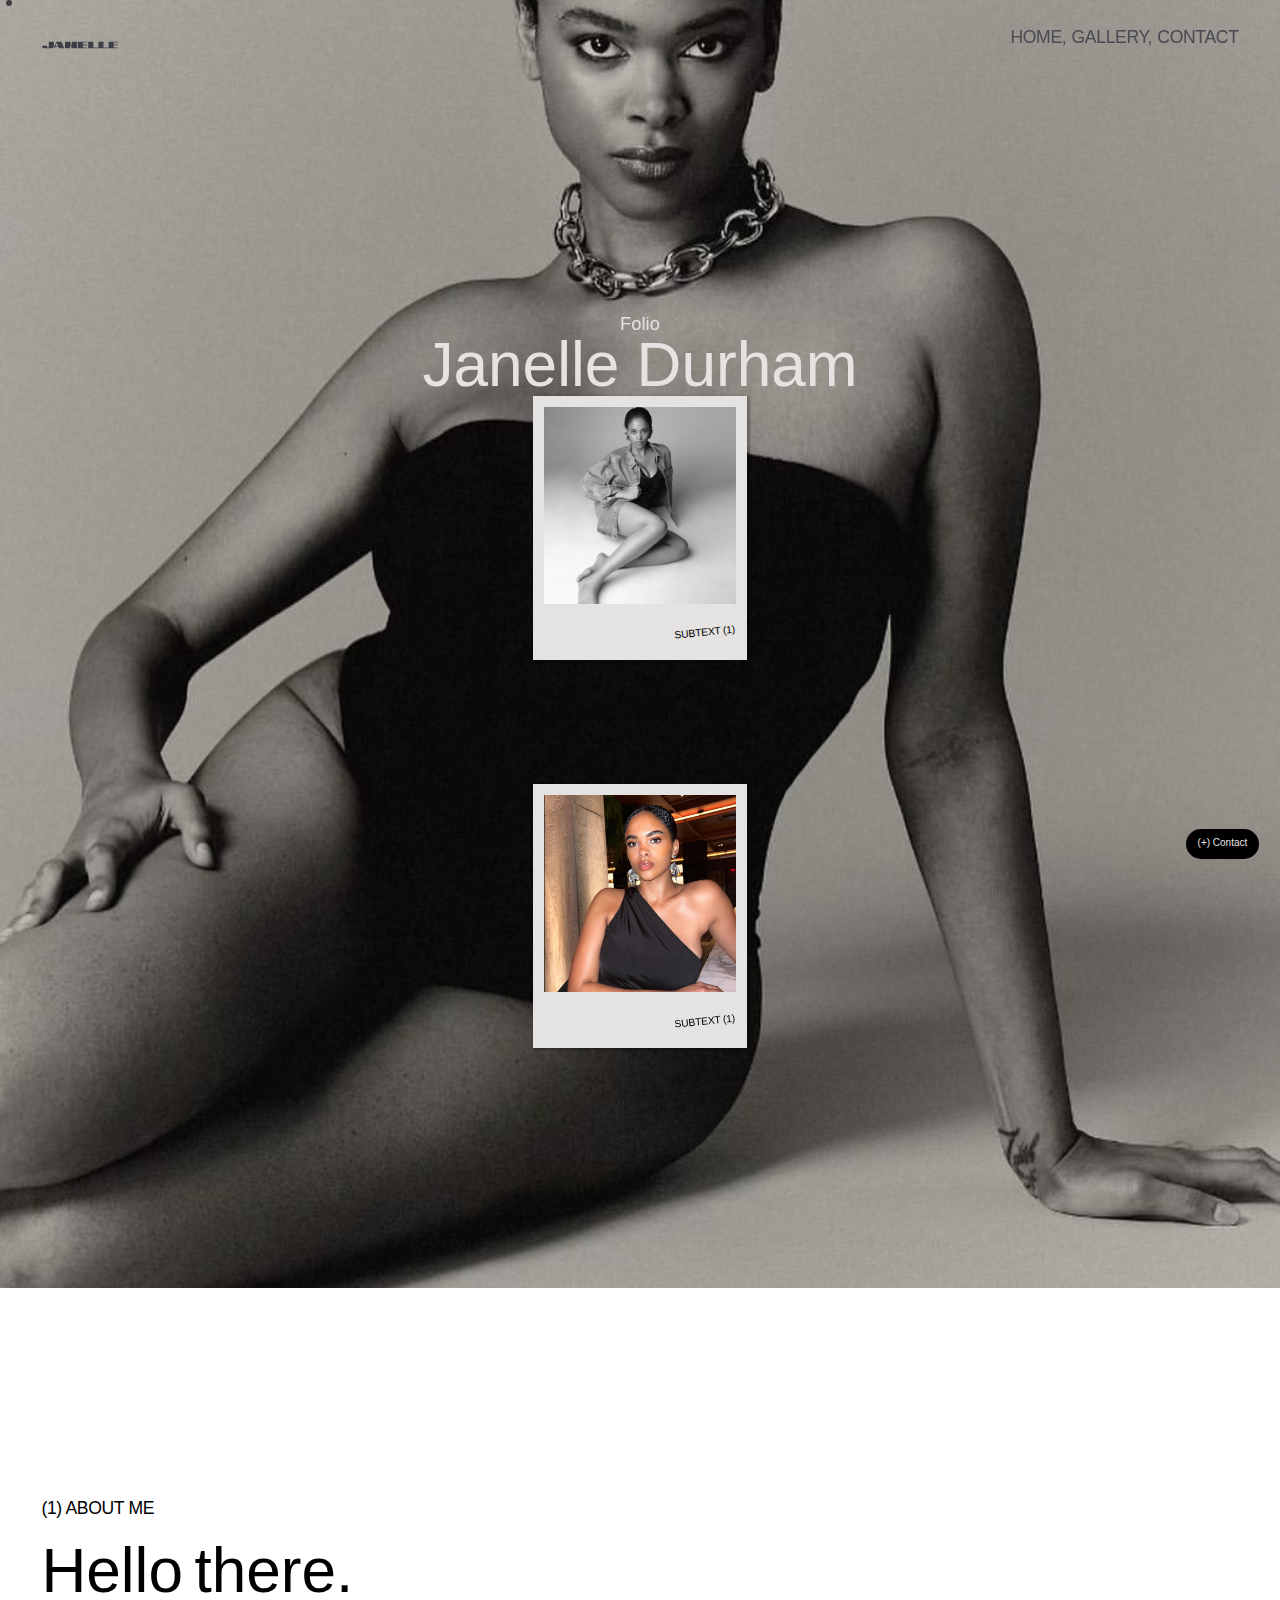
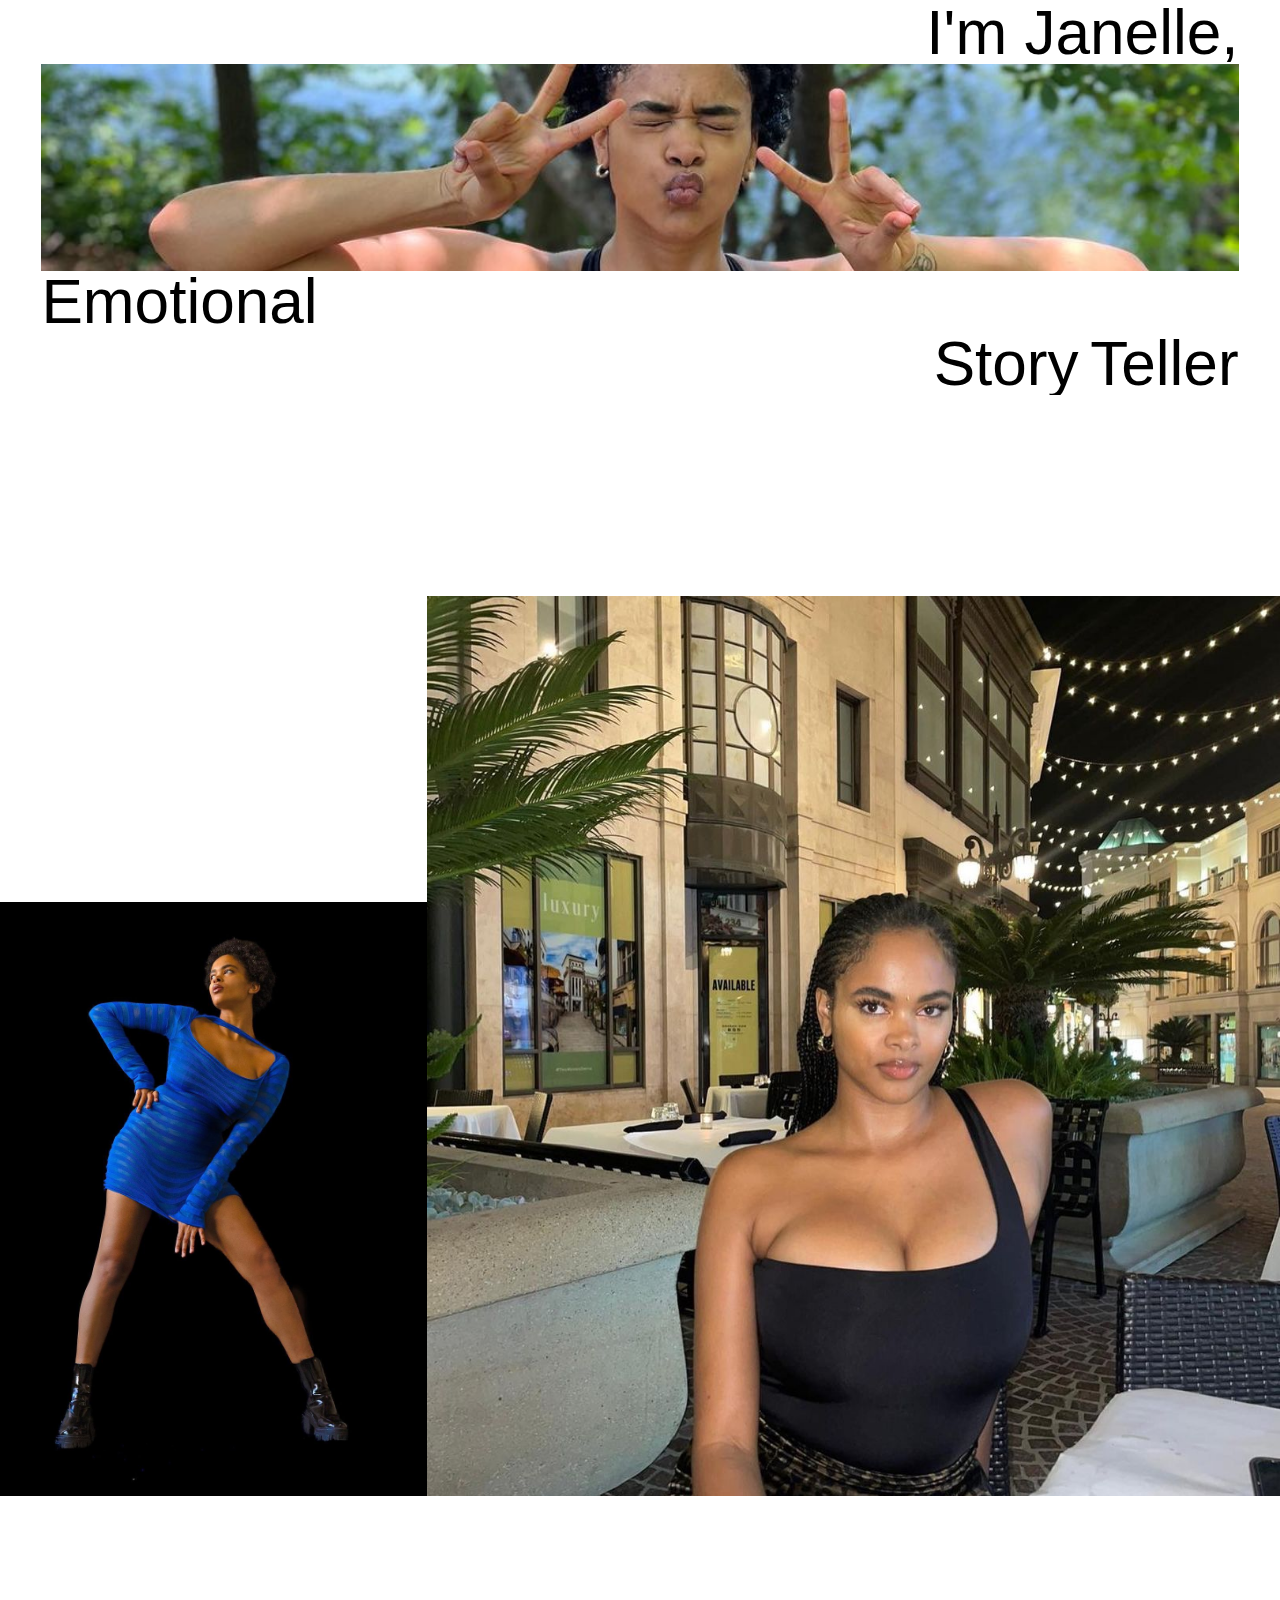
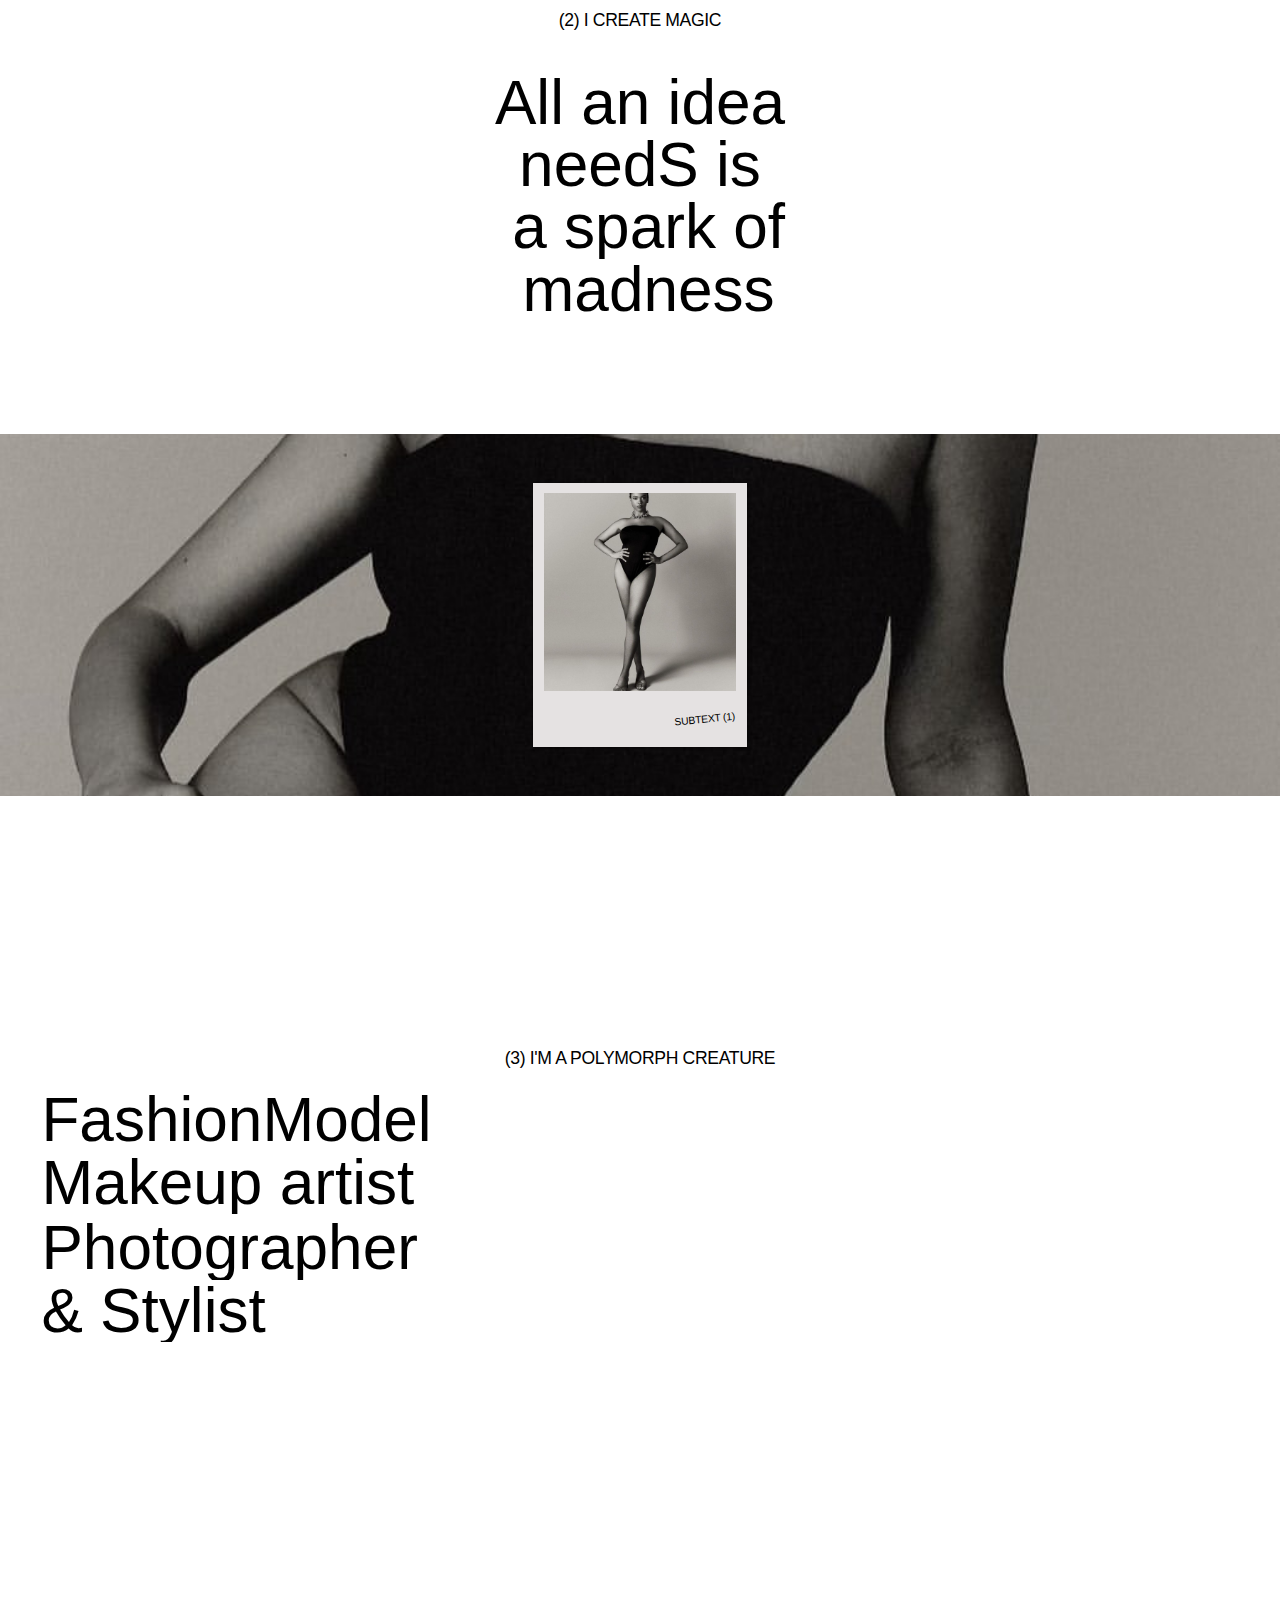
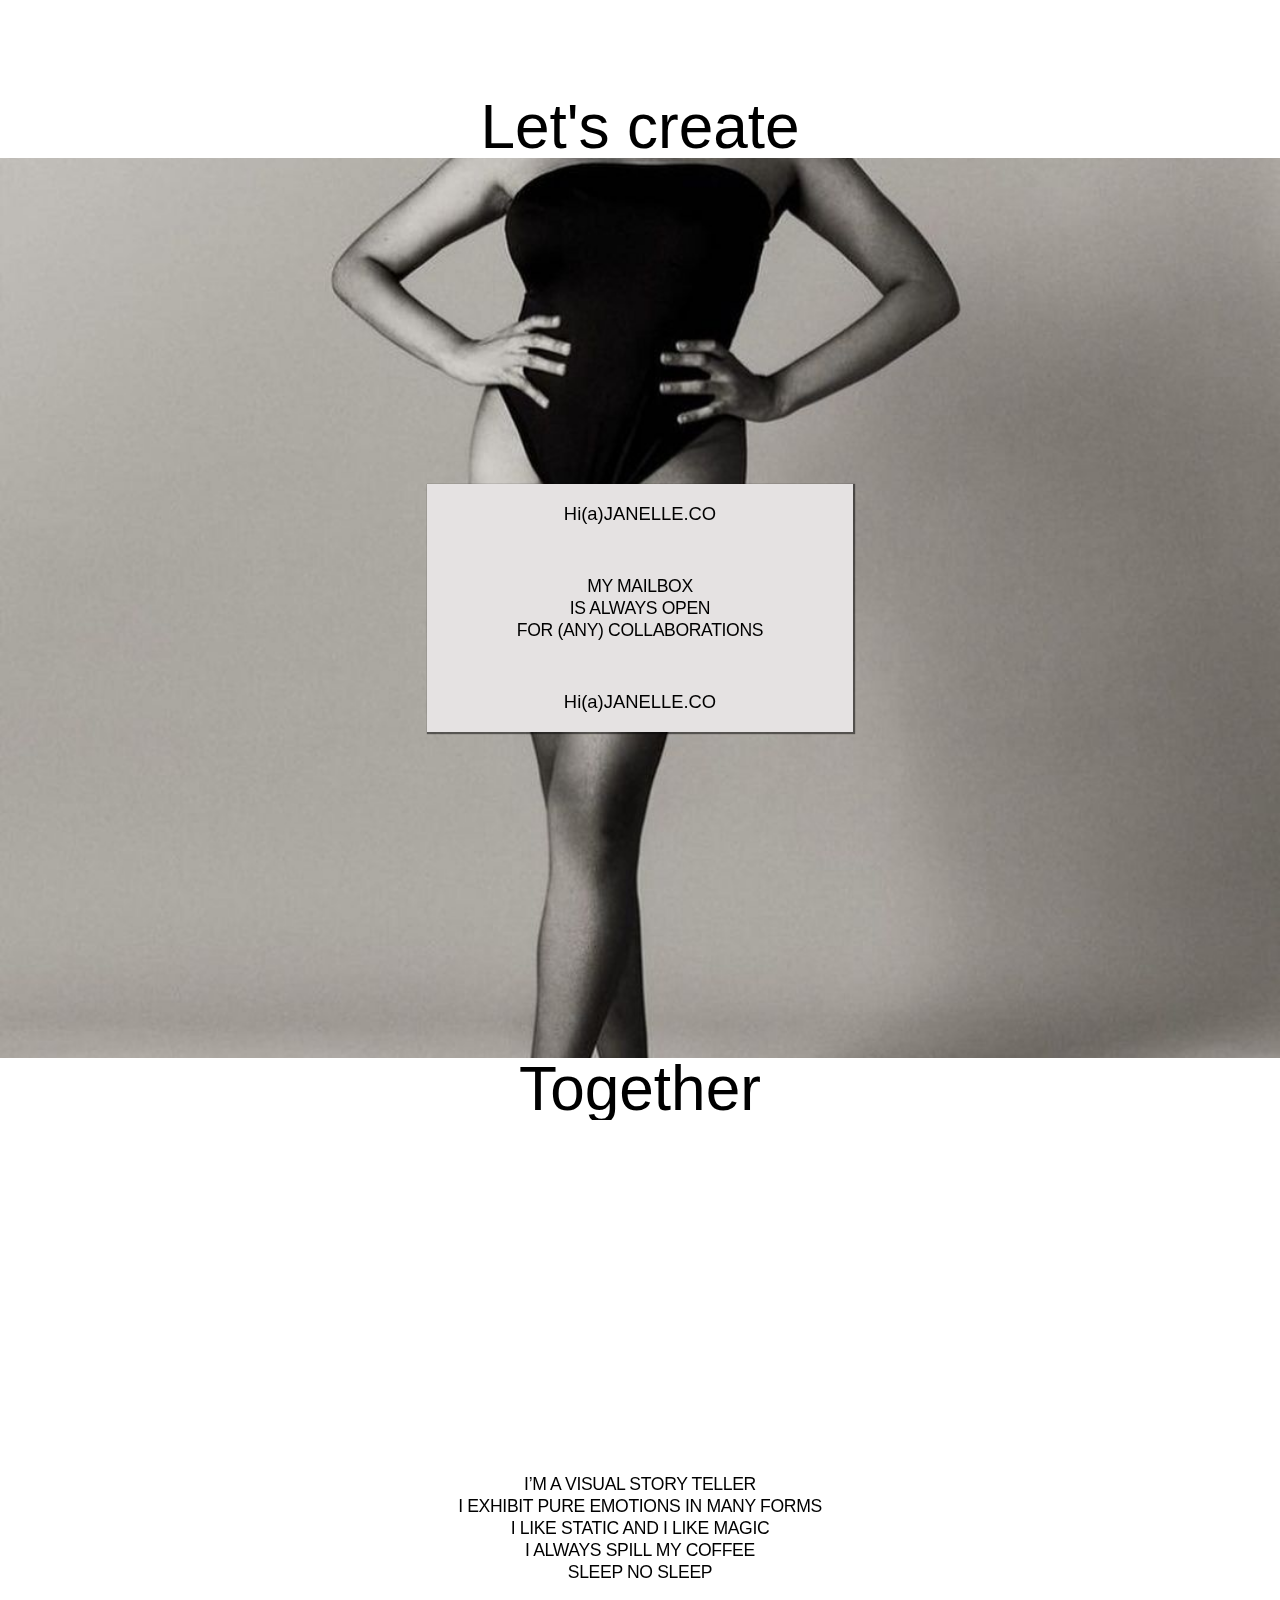
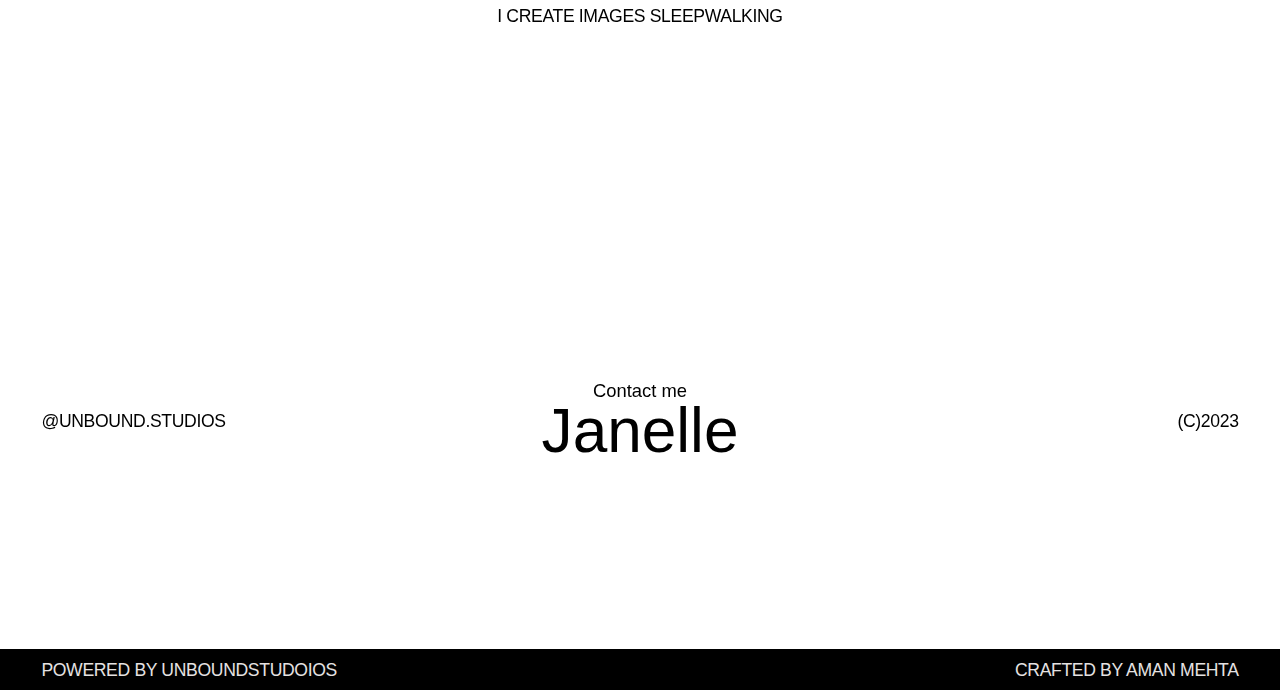
<file: index.html>
<!DOCTYPE html><!-- This site was created in Webflow. https://www.webflow.com -->
<!-- Last Published: Thu Jul 27 2023 18:30:55 GMT+0000 (Coordinated Universal Time) -->
<html data-wf-page="647eededbbc452148431a7c7" data-wf-site="647eedecbbc452148431a78f">

<head>
  <meta charset="utf-8" />
  <title>Janelle Durham Online Folio</title>
  <meta content="Janelle Durham Modelling Folio" name="description" />
  <meta name="keywords"
    content="Model, Modeling, Fashion, Portfolio, Runway, Catwalk, Photoshoot, Modeling Agency, Model Management, Model Search, Fashion Industry, Glamour, Beauty, Modeling Career, Model Portfolios, Professional Models, Fashion Photography, Model Agency Services, Modeling Jobs, Casting Calls, Modeling Opportunities, Model Representation, High Fashion, Modeling Classes, Modeling Tips, Model Development, Model Portfolio Building, Model Headshots, Model Comp Cards, Runway Shows, Fashion Events, Modeling Contracts, Model Networking, Model Scouting, Model Management Services, Emerging Models, Modeling Industry Trends, Fashion Modeling, Model Agencies Directory, Editorial Modeling, Commercial Modeling, Fitness Modeling, Plus-size Modeling, Modeling Auditions, International Models, Modeling Success Stories, Model Workshops, Model Bookings, Model Representation">
  <meta content="Janelle Durham Modelling Folio" property="og:title" />
  <meta content="Janelle Durham Modelling Folio" property="og:description" />
  <meta content="JJanelle Durham Modelling Folio" property="twitter:title" />
  <meta content="Janelle Durham Modelling Folio" property="twitter:description" />
  <meta property="og:type" content="website" />
  <meta content="summary_large_image" name="twitter:card" />
  <meta content="width=device-width, initial-scale=1" name="viewport" />
  <meta content="Webflow" name="generator" />
  <link href="style.css" rel="stylesheet" type="text/css" />
  <script type="text/javascript">
    ! function (o, c) {
      var n = c.documentElement,
        t = " w-mod-";
      n.className += t + "js", ("ontouchstart" in o || o.DocumentTouch && c instanceof DocumentTouch) && (n.className +=
        t + "touch")
    }(window, document);
  </script>
  <link href="fav.png" rel="shortcut icon" type="image/x-icon" />
  <link href="fav.png" rel="apple-touch-icon" />
  <style>
    {
      -webkit-font-smoothing: antialiased;
      -moz-osx-font-smoothing: grayscale;
    }
  </style>
</head>

<body class="body">
  <div data-w-id="4adbe95e-ad88-39fa-4962-c0d80c9cb403" class="cursor-wrapper">
    <div class="cursor">
      <div class="dot"></div>
    </div>
  </div>
  <nav class="navigation">
    <div data-w-id="2f9c7ebd-95fd-26b6-9570-6a0819ea067d" class="wrapper-navigation is-padding"><a href="index.html"
        aria-current="page" class="cursor-animation w-inline-block w--current"><img src="np.svg" loading="lazy"
          alt="Janelle logo" class="navigation-logo" /></a>
      <div class="navigation-items">
        <div class="cursor-animation"><a href="index.html" aria-current="page"
            class="navigation-item w-inline-block w--current">
            <p class="paragraph is-white">Home<span class="hide-xs">,</span></p>
          </a></div>
        <div class="cursor-animation"><a href="gallery/gallery.html" class="navigation-item w-inline-block">
            <p class="paragraph is-white">Gallery<span class="hide-xs">,</span></p>
          </a></div>
        <div class="cursor-animation"><a href="contact/contact-immersive.html" class="navigation-item w-inline-block">
            <p class="paragraph is-white">ContacT</p>
          </a></div>
      </div>
    </div>
  </nav>
  <div data-w-id="9392a574-95c2-49f5-c7e2-f6e2dd9d475a" class="preloader">
    <div class="container">
      <div data-w-id="9392a574-95c2-49f5-c7e2-f6e2dd9d475c" class="wrapper-preloader">
        <div class="preloader-column-up">
          <div class="flash odd">
            <div class="wrapper-hero-flash odd">
              <div class="hero-flash odd">
                <div class="preloader-image"><img src="janelle/22.jpg" loading="eager" alt="" sizes="100vw"
                    class="image-cover preloader-image" /></div>
              </div>
              <div class="hero-flash odd">
                <div class="preloader-image"><img src="janelle/22.jpg" loading="eager" alt="" sizes="100vw"
                    class="image-cover preloader-image" /></div>
              </div>
              <div class="hero-flash odd">
                <div class="preloader-image"><img src="janelle/22.jpg" loading="eager" alt="" sizes="100vw"
                    class="image-cover preloader-image" /></div>
              </div>
              <div class="hero-flash odd">
                <div class="preloader-image"><img src="janelle/22.jpg" loading="eager" alt="" sizes="100vw"
                    class="image-cover preloader-image" /></div>
              </div>
            </div>
          </div>
          <div class="flash odd">
            <div class="wrapper-hero-flash odd">
              <div class="hero-flash odd">
                <div class="preloader-image"><img src="janelle/22.jpg" loading="eager" alt="" sizes="100vw"
                    class="image-cover preloader-image" /></div>
              </div>
              <div class="hero-flash odd">
                <div class="preloader-image"><img src="janelle/22.jpg" loading="eager" alt="" sizes="100vw"
                    class="image-cover preloader-image" /></div>
              </div>
              <div class="hero-flash odd">
                <div class="preloader-image"><img src="janelle/22.jpg" loading="eager" alt="" sizes="100vw"
                    class="image-cover preloader-image" /></div>
              </div>
              <div class="hero-flash odd">
                <div class="preloader-image"><img src="janelle/22.jpg" loading="eager" alt="" sizes="100vw"
                    class="image-cover preloader-image" /></div>
              </div>
            </div>
          </div>
          <div class="flash odd">
            <div class="wrapper-hero-flash odd">
              <div class="hero-flash odd">
                <div class="preloader-image"><img src="janelle/22.jpg" loading="eager" alt="" sizes="100vw"
                    class="image-cover preloader-image" /></div>
              </div>
              <div class="hero-flash odd">
                <div class="preloader-image"><img src="janelle/22.jpg" loading="eager" alt="" sizes="100vw"
                    class="image-cover preloader-image" /></div>
              </div>
              <div class="hero-flash odd">
                <div class="preloader-image"><img src="janelle/22.jpg" loading="eager" alt="" sizes="100vw"
                    class="image-cover preloader-image" /></div>
              </div>
              <div class="hero-flash odd">
                <div class="preloader-image"><img src="janelle/22.jpg" loading="eager" alt="" sizes="100vw"
                    class="image-cover preloader-image" /></div>
              </div>
            </div>
          </div>
        </div>
        <div class="preloader-column-down">
          <div class="flash even">
            <div class="wrapper-hero-flash even">
              <div class="hero-flash even">
                <div class="preloader-image"><img src="janelle/22.jpg" loading="eager" alt="" sizes="100vw"
                    srcset="janelle/22.jpg 500w, janelle/22.jpg 800w" class="image-cover preloader-image" /></div>
              </div>
              <div class="hero-flash even">
                <div class="preloader-image"><img src="janelle/22.jpg" loading="eager" alt="" sizes="100vw"
                    srcset="janelle/22.jpg 500w, janelle/22.jpg 800w" class="image-cover preloader-image" /></div>
              </div>
              <div class="hero-flash even">
                <div class="preloader-image"><img src="janelle/22.jpg" loading="eager" alt="" sizes="100vw"
                    srcset="janelle/22.jpg 500w, janelle/22.jpg 800w" class="image-cover preloader-image" /></div>
              </div>
              <div class="hero-flash even">
                <div class="preloader-image"><img src="janelle/22.jpg" loading="eager" alt="" sizes="100vw"
                    srcset="janelle/22.jpg 500w, janelle/22.jpg 800w" class="image-cover preloader-image" /></div>
              </div>
            </div>
          </div>
          <div class="flash even">
            <div class="wrapper-hero-flash even">
              <div class="hero-flash even">
                <div class="preloader-image"><img src="janelle/22.jpg" loading="eager" alt="" sizes="100vw"
                    srcset="janelle/22.jpg 500w, janelle/22.jpg 800w" class="image-cover preloader-image" /></div>
              </div>
              <div class="hero-flash even">
                <div class="preloader-image"><img src="janelle/22.jpg" loading="eager" alt="" sizes="100vw"
                    srcset="janelle/22.jpg 500w, janelle/22.jpg 800w" class="image-cover preloader-image" /></div>
              </div>
              <div class="hero-flash even">
                <div class="preloader-image"><img src="janelle/22.jpg" loading="eager" alt="" sizes="100vw"
                    srcset="janelle/22.jpg 500w, janelle/22.jpg 800w" class="image-cover preloader-image" /></div>
              </div>
              <div class="hero-flash even">
                <div class="preloader-image"><img src="janelle/22.jpg" loading="eager" alt="" sizes="100vw"
                    srcset="janelle/22.jpg 500w, janelle/22.jpg 800w" class="image-cover preloader-image" /></div>
              </div>
            </div>
          </div>
          <div class="flash even">
            <div class="wrapper-hero-flash even">
              <div class="hero-flash even">
                <div class="preloader-image"><img src="janelle/22.jpg" loading="eager" alt="" sizes="100vw"
                    srcset="janelle/22.jpg 500w, janelle/22.jpg 800w" class="image-cover preloader-image" /></div>
              </div>
              <div class="hero-flash even">
                <div class="preloader-image"><img src="janelle/22.jpg" loading="eager" alt="" sizes="100vw"
                    srcset="janelle/22.jpg 500w, janelle/22.jpg 800w" class="image-cover preloader-image" /></div>
              </div>
              <div class="hero-flash even">
                <div class="preloader-image"><img src="janelle/22.jpg" loading="eager" alt="" sizes="100vw"
                    srcset="janelle/22.jpg 500w, janelle/22.jpg 800w" class="image-cover preloader-image" /></div>
              </div>
              <div class="hero-flash even">
                <div class="preloader-image"><img src="janelle/22.jpg" loading="eager" alt="" sizes="100vw"
                    srcset="janelle/22.jpg 500w, janelle/22.jpg 800w" class="image-cover preloader-image" /></div>
              </div>
            </div>
          </div>
        </div>
        <div class="preloader-column-up">
          <div class="flash odd">
            <div class="wrapper-hero-flash odd">
              <div class="hero-flash odd">
                <div class="preloader-image"><img src="janelle/22.jpg" loading="eager" alt="" sizes="100vw"
                    srcset="janelle/22.jpg 500w, janelle/22.jpg 800w" class="image-cover preloader-image" /></div>
              </div>
              <div class="hero-flash odd">
                <div class="preloader-image"><img src="janelle/22.jpg" loading="eager" alt="" sizes="100vw"
                    srcset="janelle/22.jpg 500w, janelle/22.jpg 800w" class="image-cover preloader-image" /></div>
              </div>
              <div class="hero-flash odd">
                <div class="preloader-image"><img src="janelle/22.jpg" loading="eager" alt="" sizes="100vw"
                    srcset="janelle/22.jpg 500w, janelle/22.jpg 800w" class="image-cover preloader-image" /></div>
              </div>
              <div class="hero-flash odd">
                <div class="preloader-image"><img src="janelle/22.jpg" loading="eager" alt="" sizes="100vw"
                    srcset="janelle/22.jpg 500w, janelle/22.jpg 800w" class="image-cover preloader-image" /></div>
              </div>
            </div>
          </div>
          <div class="flash odd">
            <div class="wrapper-hero-flash odd">
              <div class="hero-flash odd">
                <div class="preloader-image"><img src="janelle/22.jpg" loading="eager" alt="" sizes="100vw"
                    srcset="janelle/22.jpg 500w, janelle/22.jpg 800w" class="image-cover preloader-image" /></div>
              </div>
              <div class="hero-flash odd">
                <div class="preloader-image"><img src="janelle/22.jpg" loading="eager" alt="" sizes="100vw"
                    srcset="janelle/22.jpg 500w, janelle/22.jpg 800w" class="image-cover preloader-image" /></div>
              </div>
              <div class="hero-flash odd">
                <div class="preloader-image"><img src="janelle/22.jpg" loading="eager" alt="" sizes="100vw"
                    srcset="janelle/22.jpg 500w, janelle/22.jpg 800w" class="image-cover preloader-image" /></div>
              </div>
              <div class="hero-flash odd">
                <div class="preloader-image"><img src="janelle/22.jpg" loading="eager" alt="" sizes="100vw"
                    srcset="janelle/22.jpg 500w, janelle/22.jpg 800w" class="image-cover preloader-image" /></div>
              </div>
            </div>
          </div>
          <div class="flash odd">
            <div class="wrapper-hero-flash odd">
              <div class="hero-flash odd">
                <div class="preloader-image"><img src="janelle/22.jpg" loading="eager" alt="" sizes="100vw"
                    srcset="janelle/22.jpg 500w, janelle/22.jpg 800w" class="image-cover preloader-image" /></div>
              </div>
              <div class="hero-flash odd">
                <div class="preloader-image"><img src="janelle/22.jpg" loading="eager" alt="" sizes="100vw"
                    srcset="janelle/22.jpg 500w, janelle/22.jpg 800w" class="image-cover preloader-image" /></div>
              </div>
              <div class="hero-flash odd">
                <div class="preloader-image"><img src="janelle/22.jpg" loading="eager" alt="" sizes="100vw"
                    srcset="janelle/22.jpg 500w, janelle/22.jpg 800w" class="image-cover preloader-image" /></div>
              </div>
              <div class="hero-flash odd">
                <div class="preloader-image"><img src="janelle/22.jpg" loading="eager" alt="" sizes="100vw"
                    srcset="janelle/22.jpg 500w, janelle/22.jpg 800w" class="image-cover preloader-image" /></div>
              </div>
            </div>
          </div>
        </div>
      </div>
    </div>
  </div><a data-lenis-stop="" data-w-id="89f03eb7-27dc-549a-6bff-c43236b659d0" href="contact/contact-business-card.html"
    class="info-button cursor-animation w-inline-block">
    <div class="button-label">(+) Contact</div>
  </a>

  <main class="main home">
    <section>
      <div class="container is-full-height"><a href="works/geisha.html" class="hero-wrapper w-inline-block">
          <div class="hero-background-image"><img src="janelle/7.jpg" loading="eager"
              data-w-id="aee12463-9b88-629c-5175-8e62859ab02a" alt="" sizes="100vw" class="image-cover parallax" />
          </div>
          <div class="hero-tittle">
            <div class="title">
              <p class="small-heading is-white"><span>Folio</span></p>
              <h1 class="big-heading is-white"><span class="is-white">Janelle Durham</span></h1>
            </div>
          </div>
          <div class="hero-polaroid">
            <div class="wrapper-polaroid cursor-animation">
              <div data-w-id="7a3c8823-e396-fe4d-deaf-c97d0e3e2b82" class="polaroid-frame">
                <div class="polaroid">
                  <div class="polaroid-image"><img src="janelle/14.jpg" loading="lazy" width="Auto" alt=""
                      sizes="(max-width: 479px) 45vw, (max-width: 767px) 34vw, (max-width: 991px) 23vw, 15vw"
                      class="image-cover is-hover-animation" /></div>
                  <div class="polaroid-handle">
                    <div class="polaroid-text">
                      <p class="script-paragraph">subtext (1)<br /></p>
                    </div>
                  </div>
                </div>
              </div>
            </div>
            <div class="wrapper-polaroid hide-xs">
              <div data-w-id="7a3c8823-e396-fe4d-deaf-c97d0e3e2b82" class="polaroid-frame">
                <div class="polaroid">
                  <div class="polaroid-image"><img src="janelle/12.jpg" loading="lazy" width="Auto" alt=""
                      sizes="(max-width: 479px) 100vw, (max-width: 767px) 34vw, (max-width: 991px) 23vw, 15vw"
                      class="image-cover is-hover-animation" /></div>
                  <div class="polaroid-handle">
                    <div class="polaroid-text">
                      <p class="script-paragraph">subtext (1)<br /></p>
                    </div>
                  </div>
                </div>
              </div>
            </div>
          </div>
        </a></div>
    </section>
    <section>
      <div class="container is-padding">
        <div class="wrapper-home-about">
          <div class="subtitle is-margin-bottom-s">
            <p class="paragraph"> (1) About me</p>
          </div>
          <div class="home-about-title">
            <div class="is-align-left is-flex">
              <h2 class="big-heading is-flex-s"><span class="span home-stairs-1">Hello</span></h2>
              <h2 class="big-heading is-flex-s"><span class="span home-stairs-2">there.</span></h2>
            </div>
            <div class="is-align-right">
              <h2 class="big-heading no-wrap"><span class="span">I'm Janelle,</span></h2>
            </div>
            <div class="home-about-image"><img src="janelle/5.jpg" loading="eager"
                alt="A punk woman holding a pole, looking at the camera"
                sizes="(max-width: 479px) 93vw, (max-width: 991px) 92vw, 94vw" class="image-cover parallax" /></div>
            <div class="is-align-left">
              <h2 class="big-heading"><span data-w-id="e1f1febb-4008-8201-7679-520d03b99d6f"
                  class="span">Emotional</span></h2>
            </div>
            <div class="is-align-right is-flex">
              <h2 class="big-heading about-bottom"><span class="span home-stairs-3">Story</span></h2>
              <h2 class="big-heading about-bottom"><span class="span home-stairs-4">Teller</span></h2>
            </div>
          </div>
        </div>
      </div>
    </section>
    <section>
      <div class="container is-full-height">
        <div class="wrapper-home-showcase">
          <div class="is-4-columns is-6-columns-s is-12-columns-xs">
            <div class="home-showcase-1"><img src="janelle/6.jpg" loading="eager"
                alt="A punk mature woman sitting in a pink sofa looking at the camera "
                sizes="(max-width: 479px) 100vw, (max-width: 767px) 50vw, 33vw" class="image-cover parallax" /></div>
          </div>
          <div class="is-8-columns is-6-columns-s is-12-columns-xs">
            <div class="home-showcase-2"><img src="janelle/21.jpg" loading="eager"
                alt="A punk couple in front of a white bric wall"
                sizes="(max-width: 479px) 100vw, (max-width: 767px) 50vw, 67vw" class="image-cover parallax" /></div>
          </div>
        </div>
      </div>
    </section>
    <section>
      <div class="container is-full-height">
        <div class="wrapper-home-philosophy">
          <div class="philosophy-title is-padding">
            <div class="subtitle is-align-center">
              <p class="paragraph">(2) I create magic</p>
            </div>
            <div class="heading is-align-center">
              <h2 class="big-heading"><span class="span">All an idea</span><br /></h2>
              <h2 class="big-heading"><span class="span">needS is</span><br /></h2>
              <h2 class="big-heading"> <span class="span">a spark of</span><br /></h2>
              <h2 class="big-heading"> <span class="span">madness</span></h2>
            </div>
          </div>
          <div class="philosophy-image">
            <div class="image-background"><img src="janelle/7.jpg" loading="lazy"
                alt="A woman lying on her arm in a mirror table, a snake in front of her" sizes="100vw"
                class="image-cover parallax" /></div>
            <div class="wrapper-polaroid">
              <div data-w-id="7a3c8823-e396-fe4d-deaf-c97d0e3e2b82" class="polaroid-frame">
                <div class="polaroid">
                  <div class="polaroid-image"><img src="janelle/9.jpg" loading="lazy" width="Auto" alt=""
                      class="image-cover is-hover-animation" /></div>
                  <div class="polaroid-handle">
                    <div class="polaroid-text">
                      <p class="script-paragraph">subtext (1)<br /></p>
                    </div>
                  </div>
                </div>
              </div>
            </div>
          </div>
        </div>
      </div>
    </section>
    <section>
      <div class="container is-padding">
        <div class="wrapper-home-skills">
          <div class="subtitle is-align-center">
            <p class="paragraph">(3) I&#x27;M a polymorph creature</p>
          </div>
          <div class="heading is-margin-top-s">
            <h2 class="big-heading"><span class="span">Fashion</span><span class="show-xs">-</span><span
                class="span">Model</span></h2>
            <h2 class="big-heading is-align-right-xs"><span class="span is-wrap">Makeup artist</span></h2>
            <h2 class="big-heading"><span class="span">Photo</span><span class="show-xs">-</span><span
                class="span">grapher</span></h2>
            <div class="wrapper-skills-image">
              <div class="skills-last">
                <h2 class="big-heading is-align-right-xs"><span class="span">&amp; Stylist</span></h2>
              </div>
              <div class="skills-image"><img src="janelle/2.jpg" loading="lazy"
                  alt="Close up of a woman with hands up, playing with glitters"
                  sizes="(max-width: 479px) 93vw, (max-width: 991px) 45vw, 46vw" class="image-cover parallax" /></div>
            </div>
          </div>
        </div>
      </div>
    </section>
    <section>
      <div class="container">
        <div class="home-contact is-align-center">
          <div class="heading is-padding">
            <h3 class="big-heading hide-xs"><span class="span">Let&#x27;s create</span></h3>
            <h3 class="big-heading show-xs"><span class="span">Let&#x27;s </span></h3>
            <h3 class="big-heading show-xs"><span class="span">create</span></h3>
          </div>
          <div class="contact-image">
            <div class="image-background"><img src="janelle/9.jpg" loading="eager"
                alt="An elegant model like woman, in red and blue light, watching the camera" sizes="100vw"
                class="image-cover parallax" /></div>
            <div class="is-4-columns is-8-columns-m is-12-columns-xs"><a href="mailto:uboundstudioscare@gmail.com"
                class="contact-card cursor-animation w-inline-block">
                <h4 class="small-heading">Hi(a)JANELLE.CO</h4>
                <p class="paragraph">MY MAILBOX<br />IS ALWAYS OPEN<br />FOR (ANY) COLLABORATIONS</p>
                <h4 class="small-heading">Hi(a)JANELLE.CO</h4>
              </a></div>
          </div>
          <div class="heading is-padding">
            <h3 class="big-heading"><span class="span">Together</span></h3>
          </div>
        </div>
      </div>
    </section>
  </main>
  <div class="footer">
    <div class="footer-paragraph is-padding">
      <p class="paragraph">I’M A VISUAL STORY TELLER<br />I EXHIBIT PURE EMOTIONS IN MANY FORMS<br />I LIKE STATIC AND I
        LIKE MAGIC<br />I ALWAYS SPILL MY COFFEE<br />SLEEP NO SLEEP<br /><br />I CREATE IMAGES SLEEPWALKING</p>
    </div>
    <div class="footer-links is-padding">
      <div class="footer-social is-2-columns"><a href="index.html#"
          class="paragraph cursor-animation">@Unbound.Studios</a></div>
      <div class="heading is-align-center"><a href="contact/contact-storytelling.html"
          class="small-heading cursor-animation"><span class="span">Contact me</span></a>
        <h2 class="big-heading"><span class="span">Janelle</span></h2>
      </div>
      <div class="footer-copyright is-2-columns">
        <p class="paragraph">(C)2023</p>
      </div>
    </div><a href="https://www.instagram.com/studio.resonance/" target="_blank" class="footer-images w-inline-block">
      <div class="footer-image cursor-animation"><img src="janelle/15.jpg" loading="lazy"
          alt="A punk couple sitting on a pool table, looking cool" sizes="(max-width: 479px) 50vw, 25vw"
          class="image-cover is-hover-animation" /></div>
      <div class="footer-image cursor-animation"><img src="janelle/18.jpg" loading="lazy"
          alt="A punk woman lying on the leg of a man, watching the camera" sizes="(max-width: 479px) 50vw, 25vw"
          class="image-cover is-hover-animation" /></div>
      <div class="footer-image cursor-animation"><img src="janelle/13.jpg" loading="lazy"
          alt="A punk woman in greyscale, looking on her right side" sizes="(max-width: 479px) 50vw, 25vw"
          class="image-cover is-hover-animation" /></div>
      <div class="footer-image cursor-animation"><img src="janelle/24.jpg" loading="lazy"
          alt="A punk woman with black lipstick, looking at the camera" sizes="(max-width: 479px) 50vw, 25vw"
          class="image-cover is-hover-animation" /></div>
    </a>
    <div class="footer-banner is-padding">
      <div class="footer-banner-left cursor-animation"><a href="https://ubboundstudio.github.io/" target="_blank"
          class="paragraph is-white">Powered by UnboundStudoios</a></div>
      <div class="footer-banner-right cursor-animation"><a href="https://amanmehtacode.github.io/" target="_blank"
          class="paragraph is-white">Crafted by Aman Mehta</a></div>
    </div>

  </div>
  <script src="https://d3e54v103j8qbb.cloudfront.net/js/jquery-3.5.1.min.dc5e7f18c8.js?site=647eedecbbc452148431a78f"
    type="text/javascript" integrity="sha256-9/aliU8dGd2tb6OSsuzixeV4y/faTqgFtohetphbbj0=" crossorigin="anonymous">
  </script>
  <script src="script.js" type="text/javascript">
  </script>
</body>

</html>
</file>
<file: style.css>
html {
    -ms-text-size-adjust: 100%;
    -webkit-text-size-adjust: 100%;
    font-family: sans-serif
}

body {
    margin: 0
}

article,
aside,
details,
figcaption,
figure,
footer,
header,
hgroup,
main,
menu,
nav,
section,
summary {
    display: block
}

audio,
canvas,
progress,
video {
    vertical-align: baseline;
    display: inline-block
}

audio:not([controls]) {
    height: 0;
    display: none
}

[hidden],
template {
    display: none
}

a {
    background-color: transparent
}

a:active,
a:hover {
    outline: 0
}

abbr[title] {
    border-bottom: 1px dotted
}

b,
strong {
    font-weight: 700
}

dfn {
    font-style: italic
}

h1 {
    margin: .67em 0;
    font-size: 2em
}

mark {
    color: #000;
    background: #ff0
}

small {
    font-size: 80%
}

sub,
sup {
    vertical-align: baseline;
    font-size: 75%;
    line-height: 0;
    position: relative
}

sup {
    top: -.5em
}

sub {
    bottom: -.25em
}

img {
    border: 0
}

svg:not(:root) {
    overflow: hidden
}

figure {
    margin: 1em 40px
}

hr {
    box-sizing: content-box;
    height: 0
}

pre {
    overflow: auto
}

code,
kbd,
pre,
samp {
    font-family: monospace;
    font-size: 1em
}

button,
input,
optgroup,
select,
textarea {
    color: inherit;
    font: inherit;
    margin: 0
}

button {
    overflow: visible
}

button,
select {
    text-transform: none
}

button,
html input[type=button],
input[type=reset] {
    -webkit-appearance: button;
    cursor: pointer
}

button[disabled],
html input[disabled] {
    cursor: default
}

button::-moz-focus-inner,
input::-moz-focus-inner {
    border: 0;
    padding: 0
}

input {
    line-height: normal
}

input[type=checkbox],
input[type=radio] {
    box-sizing: border-box;
    padding: 0
}

input[type=number]::-webkit-inner-spin-button,
input[type=number]::-webkit-outer-spin-button {
    height: auto
}

input[type=search] {
    -webkit-appearance: none
}

input[type=search]::-webkit-search-cancel-button,
input[type=search]::-webkit-search-decoration {
    -webkit-appearance: none
}

fieldset {
    border: 1px solid silver;
    margin: 0 2px;
    padding: .35em .625em .75em
}

legend {
    border: 0;
    padding: 0
}

textarea {
    overflow: auto
}

optgroup {
    font-weight: 700
}

table {
    border-collapse: collapse;
    border-spacing: 0
}

td,
th {
    padding: 0
}

@font-face {
    font-family: webflow-icons;
    src: url([data-uri])format("truetype");
    font-weight: 400;
    font-style: normal
}

[class^=w-icon-],
[class*=\ w-icon-] {
    speak: none;
    font-variant: normal;
    text-transform: none;
    -webkit-font-smoothing: antialiased;
    -moz-osx-font-smoothing: grayscale;
    font-style: normal;
    font-weight: 400;
    line-height: 1;
    font-family: webflow-icons !important
}

.w-icon-slider-right:before {
    content: "î˜€"
}

.w-icon-slider-left:before {
    content: "î˜"
}

.w-icon-nav-menu:before {
    content: "î˜‚"
}

.w-icon-arrow-down:before,
.w-icon-dropdown-toggle:before {
    content: "î˜ƒ"
}

.w-icon-file-upload-remove:before {
    content: "î¤€"
}

.w-icon-file-upload-icon:before {
    content: "î¤ƒ"
}

* {
    box-sizing: border-box
}

html {
    height: 100%
}

body {
    min-height: 100%;
    color: #333;
    background-color: #fff;
    margin: 0;
    font-family: Arial, sans-serif;
    font-size: 14px;
    line-height: 20px
}

img {
    max-width: 100%;
    vertical-align: middle;
    display: inline-block
}

html.w-mod-touch * {
    background-attachment: scroll !important
}

.w-block {
    display: block
}

.w-inline-block {
    max-width: 100%;
    display: inline-block
}

.w-clearfix:before,
.w-clearfix:after {
    content: " ";
    grid-area: 1/1/2/2;
    display: table
}

.w-clearfix:after {
    clear: both
}

.w-hidden {
    display: none
}

.w-button {
    color: #fff;
    line-height: inherit;
    cursor: pointer;
    background-color: #3898ec;
    border: 0;
    border-radius: 0;
    padding: 9px 15px;
    text-decoration: none;
    display: inline-block
}

input.w-button {
    -webkit-appearance: button
}

html[data-w-dynpage] [data-w-cloak] {
    color: transparent !important
}


h1,
h2,
h3,
h4,
h5,
h6 {
    margin-bottom: 10px;
    font-weight: 700
}

h1 {
    margin-top: 20px;
    font-size: 38px;
    line-height: 44px
}

h2 {
    margin-top: 20px;
    font-size: 32px;
    line-height: 36px
}

h3 {
    margin-top: 20px;
    font-size: 24px;
    line-height: 30px
}

h4 {
    margin-top: 10px;
    font-size: 18px;
    line-height: 24px
}

h5 {
    margin-top: 10px;
    font-size: 14px;
    line-height: 20px
}

h6 {
    margin-top: 10px;
    font-size: 12px;
    line-height: 18px
}

p {
    margin-top: 0;
    margin-bottom: 10px
}

blockquote {
    border-left: 5px solid #e2e2e2;
    margin: 0 0 10px;
    padding: 10px 20px;
    font-size: 18px;
    line-height: 22px
}

figure {
    margin: 0 0 10px
}

figcaption {
    text-align: center;
    margin-top: 5px
}

ul,
ol {
    margin-top: 0;
    margin-bottom: 10px;
    padding-left: 40px
}

.w-list-unstyled {
    padding-left: 0;
    list-style: none
}

.w-embed:before,
.w-embed:after {
    content: " ";
    grid-area: 1/1/2/2;
    display: table
}

.w-embed:after {
    clear: both
}

.w-video {
    width: 100%;
    padding: 0;
    position: relative
}

.w-video iframe,
.w-video object,
.w-video embed {
    width: 100%;
    height: 100%;
    border: none;
    position: absolute;
    top: 0;
    left: 0
}

fieldset {
    border: 0;
    margin: 0;
    padding: 0
}

button,
[type=button],
[type=reset] {
    cursor: pointer;
    -webkit-appearance: button;
    border: 0
}

.w-form {
    margin: 0 0 15px
}

.w-form-done {
    text-align: center;
    background-color: #ddd;
    padding: 20px;
    display: none
}

.w-form-fail {
    background-color: #ffdede;
    margin-top: 10px;
    padding: 10px;
    display: none
}

label {
    margin-bottom: 5px;
    font-weight: 700;
    display: block
}

.w-input,
.w-select {
    width: 100%;
    height: 38px;
    color: #333;
    vertical-align: middle;
    background-color: #fff;
    border: 1px solid #ccc;
    margin-bottom: 10px;
    padding: 8px 12px;
    font-size: 14px;
    line-height: 1.42857;
    display: block
}

.w-input:-moz-placeholder,
.w-select:-moz-placeholder {
    color: #999
}

.w-input::-moz-placeholder,
.w-select::-moz-placeholder {
    color: #999;
    opacity: 1
}

.w-input::-webkit-input-placeholder,
.w-select::-webkit-input-placeholder {
    color: #999
}

.w-input:focus,
.w-select:focus {
    border-color: #3898ec;
    outline: 0
}

.w-input[disabled],
.w-select[disabled],
.w-input[readonly],
.w-select[readonly],
fieldset[disabled] .w-input,
fieldset[disabled] .w-select {
    cursor: not-allowed
}

.w-input[disabled]:not(.w-input-disabled),
.w-select[disabled]:not(.w-input-disabled),
.w-input[readonly],
.w-select[readonly],
fieldset[disabled]:not(.w-input-disabled) .w-input,
fieldset[disabled]:not(.w-input-disabled) .w-select {
    background-color: #eee
}

textarea.w-input,
textarea.w-select {
    height: auto
}

.w-select {
    background-color: #f3f3f3
}

.w-select[multiple] {
    height: auto
}

.w-form-label {
    cursor: pointer;
    margin-bottom: 0;
    font-weight: 400;
    display: inline-block
}

.w-radio {
    margin-bottom: 5px;
    padding-left: 20px;
    display: block
}

.w-radio:before,
.w-radio:after {
    content: " ";
    grid-area: 1/1/2/2;
    display: table
}

.w-radio:after {
    clear: both
}

.w-radio-input {
    float: left;
    margin: 3px 0 0 -20px;
    line-height: normal
}

.w-file-upload {
    margin-bottom: 10px;
    display: block
}

.w-file-upload-input {
    width: .1px;
    height: .1px;
    opacity: 0;
    z-index: -100;
    position: absolute;
    overflow: hidden
}

.w-file-upload-default,
.w-file-upload-uploading,
.w-file-upload-success {
    color: #333;
    display: inline-block
}

.w-file-upload-error {
    margin-top: 10px;
    display: block
}

.w-file-upload-default.w-hidden,
.w-file-upload-uploading.w-hidden,
.w-file-upload-error.w-hidden,
.w-file-upload-success.w-hidden {
    display: none
}

.w-file-upload-uploading-btn {
    cursor: pointer;
    background-color: #fafafa;
    border: 1px solid #ccc;
    margin: 0;
    padding: 8px 12px;
    font-size: 14px;
    font-weight: 400;
    display: flex
}

.w-file-upload-file {
    background-color: #fafafa;
    border: 1px solid #ccc;
    flex-grow: 1;
    justify-content: space-between;
    margin: 0;
    padding: 8px 9px 8px 11px;
    display: flex
}

.w-file-upload-file-name {
    font-size: 14px;
    font-weight: 400;
    display: block
}

.w-file-remove-link {
    width: auto;
    height: auto;
    cursor: pointer;
    margin-top: 3px;
    margin-left: 10px;
    padding: 3px;
    display: block
}

.w-icon-file-upload-remove {
    margin: auto;
    font-size: 10px
}

.w-file-upload-error-msg {
    color: #ea384c;
    padding: 2px 0;
    display: inline-block
}

.w-file-upload-info {
    padding: 0 12px;
    line-height: 38px;
    display: inline-block
}

.w-file-upload-label {
    cursor: pointer;
    background-color: #fafafa;
    border: 1px solid #ccc;
    margin: 0;
    padding: 8px 12px;
    font-size: 14px;
    font-weight: 400;
    display: inline-block
}

.w-icon-file-upload-icon,
.w-icon-file-upload-uploading {
    width: 20px;
    margin-right: 8px;
    display: inline-block
}

.w-icon-file-upload-uploading {
    height: 20px
}

.w-container {
    max-width: 940px;
    margin-left: auto;
    margin-right: auto
}

.w-container:before,
.w-container:after {
    content: " ";
    grid-area: 1/1/2/2;
    display: table
}

.w-container:after {
    clear: both
}

.w-container .w-row {
    margin-left: -10px;
    margin-right: -10px
}

.w-row:before,
.w-row:after {
    content: " ";
    grid-area: 1/1/2/2;
    display: table
}

.w-row:after {
    clear: both
}

.w-row .w-row {
    margin-left: 0;
    margin-right: 0
}

.w-col {
    float: left;
    width: 100%;
    min-height: 1px;
    padding-left: 10px;
    padding-right: 10px;
    position: relative
}

.w-col .w-col {
    padding-left: 0;
    padding-right: 0
}

.w-col-1 {
    width: 8.33333%
}

.w-col-2 {
    width: 16.6667%
}

.w-col-3 {
    width: 25%
}

.w-col-4 {
    width: 33.3333%
}

.w-col-5 {
    width: 41.6667%
}

.w-col-6 {
    width: 50%
}

.w-col-7 {
    width: 58.3333%
}

.w-col-8 {
    width: 66.6667%
}

.w-col-9 {
    width: 75%
}

.w-col-10 {
    width: 83.3333%
}

.w-col-11 {
    width: 91.6667%
}

.w-col-12 {
    width: 100%
}

.w-hidden-main {
    display: none !important
}

@media screen and (max-width:991px) {
    .w-container {
        max-width: 728px
    }

    .w-hidden-main {
        display: inherit !important
    }

    .w-hidden-medium {
        display: none !important
    }

    .w-col-medium-1 {
        width: 8.33333%
    }

    .w-col-medium-2 {
        width: 16.6667%
    }

    .w-col-medium-3 {
        width: 25%
    }

    .w-col-medium-4 {
        width: 33.3333%
    }

    .w-col-medium-5 {
        width: 41.6667%
    }

    .w-col-medium-6 {
        width: 50%
    }

    .w-col-medium-7 {
        width: 58.3333%
    }

    .w-col-medium-8 {
        width: 66.6667%
    }

    .w-col-medium-9 {
        width: 75%
    }

    .w-col-medium-10 {
        width: 83.3333%
    }

    .w-col-medium-11 {
        width: 91.6667%
    }

    .w-col-medium-12 {
        width: 100%
    }

    .w-col-stack {
        width: 100%;
        left: auto;
        right: auto
    }
}

@media screen and (max-width:767px) {

    .w-hidden-main,
    .w-hidden-medium {
        display: inherit !important
    }

    .w-hidden-small {
        display: none !important
    }

    .w-row,
    .w-container .w-row {
        margin-left: 0;
        margin-right: 0
    }

    .w-col {
        width: 100%;
        left: auto;
        right: auto
    }

    .w-col-small-1 {
        width: 8.33333%
    }

    .w-col-small-2 {
        width: 16.6667%
    }

    .w-col-small-3 {
        width: 25%
    }

    .w-col-small-4 {
        width: 33.3333%
    }

    .w-col-small-5 {
        width: 41.6667%
    }

    .w-col-small-6 {
        width: 50%
    }

    .w-col-small-7 {
        width: 58.3333%
    }

    .w-col-small-8 {
        width: 66.6667%
    }

    .w-col-small-9 {
        width: 75%
    }

    .w-col-small-10 {
        width: 83.3333%
    }

    .w-col-small-11 {
        width: 91.6667%
    }

    .w-col-small-12 {
        width: 100%
    }
}

@media screen and (max-width:479px) {
    .w-container {
        max-width: none
    }

    .w-hidden-main,
    .w-hidden-medium,
    .w-hidden-small {
        display: inherit !important
    }

    .w-hidden-tiny {
        display: none !important
    }

    .w-col {
        width: 100%
    }

    .w-col-tiny-1 {
        width: 8.33333%
    }

    .w-col-tiny-2 {
        width: 16.6667%
    }

    .w-col-tiny-3 {
        width: 25%
    }

    .w-col-tiny-4 {
        width: 33.3333%
    }

    .w-col-tiny-5 {
        width: 41.6667%
    }

    .w-col-tiny-6 {
        width: 50%
    }

    .w-col-tiny-7 {
        width: 58.3333%
    }

    .w-col-tiny-8 {
        width: 66.6667%
    }

    .w-col-tiny-9 {
        width: 75%
    }

    .w-col-tiny-10 {
        width: 83.3333%
    }

    .w-col-tiny-11 {
        width: 91.6667%
    }

    .w-col-tiny-12 {
        width: 100%
    }
}

.w-widget {
    position: relative
}

.w-widget-map {
    width: 100%;
    height: 400px
}

.w-widget-map label {
    width: auto;
    display: inline
}

.w-widget-map img {
    max-width: inherit
}

.w-widget-map .gm-style-iw {
    text-align: center
}

.w-widget-map .gm-style-iw>button {
    display: none !important
}

.w-widget-twitter {
    overflow: hidden
}

.w-widget-twitter-count-shim {
    vertical-align: top;
    width: 28px;
    height: 20px;
    text-align: center;
    background: #fff;
    border: 1px solid #758696;
    border-radius: 3px;
    display: inline-block;
    position: relative
}

.w-widget-twitter-count-shim * {
    pointer-events: none;
    -webkit-user-select: none;
    -ms-user-select: none;
    user-select: none
}

.w-widget-twitter-count-shim .w-widget-twitter-count-inner {
    text-align: center;
    color: #999;
    font-family: serif;
    font-size: 15px;
    line-height: 12px;
    position: relative
}

.w-widget-twitter-count-shim .w-widget-twitter-count-clear {
    display: block;
    position: relative
}

.w-widget-twitter-count-shim.w--large {
    width: 36px;
    height: 28px
}

.w-widget-twitter-count-shim.w--large .w-widget-twitter-count-inner {
    font-size: 18px;
    line-height: 18px
}

.w-widget-twitter-count-shim:not(.w--vertical) {
    margin-left: 5px;
    margin-right: 8px
}

.w-widget-twitter-count-shim:not(.w--vertical).w--large {
    margin-left: 6px
}

.w-widget-twitter-count-shim:not(.w--vertical):before,
.w-widget-twitter-count-shim:not(.w--vertical):after {
    content: " ";
    height: 0;
    width: 0;
    pointer-events: none;
    border: solid transparent;
    position: absolute;
    top: 50%;
    left: 0
}

.w-widget-twitter-count-shim:not(.w--vertical):before {
    border-width: 4px;
    border-color: rgba(117, 134, 150, 0) #5d6c7b rgba(117, 134, 150, 0) rgba(117, 134, 150, 0);
    margin-top: -4px;
    margin-left: -9px
}

.w-widget-twitter-count-shim:not(.w--vertical).w--large:before {
    border-width: 5px;
    margin-top: -5px;
    margin-left: -10px
}

.w-widget-twitter-count-shim:not(.w--vertical):after {
    border-width: 4px;
    border-color: rgba(255, 255, 255, 0) #fff rgba(255, 255, 255, 0) rgba(255, 255, 255, 0);
    margin-top: -4px;
    margin-left: -8px
}

.w-widget-twitter-count-shim:not(.w--vertical).w--large:after {
    border-width: 5px;
    margin-top: -5px;
    margin-left: -9px
}

.w-widget-twitter-count-shim.w--vertical {
    width: 61px;
    height: 33px;
    margin-bottom: 8px
}

.w-widget-twitter-count-shim.w--vertical:before,
.w-widget-twitter-count-shim.w--vertical:after {
    content: " ";
    height: 0;
    width: 0;
    pointer-events: none;
    border: solid transparent;
    position: absolute;
    top: 100%;
    left: 50%
}

.w-widget-twitter-count-shim.w--vertical:before {
    border-width: 5px;
    border-color: #5d6c7b rgba(117, 134, 150, 0) rgba(117, 134, 150, 0);
    margin-left: -5px
}

.w-widget-twitter-count-shim.w--vertical:after {
    border-width: 4px;
    border-color: #fff rgba(255, 255, 255, 0) rgba(255, 255, 255, 0);
    margin-left: -4px
}

.w-widget-twitter-count-shim.w--vertical .w-widget-twitter-count-inner {
    font-size: 18px;
    line-height: 22px
}

.w-widget-twitter-count-shim.w--vertical.w--large {
    width: 76px
}

.w-background-video {
    height: 500px;
    color: #fff;
    position: relative;
    overflow: hidden
}

.w-background-video>video {
    width: 100%;
    height: 100%;
    object-fit: cover;
    z-index: -100;
    background-position: 50%;
    background-size: cover;
    margin: auto;
    position: absolute;
    top: -100%;
    bottom: -100%;
    left: -100%;
    right: -100%
}

.w-background-video>video::-webkit-media-controls-start-playback-button {
    -webkit-appearance: none;
    display: none !important
}

.w-background-video--control {
    background-color: transparent;
    padding: 0;
    position: absolute;
    bottom: 1em;
    right: 1em
}

.w-background-video--control>[hidden] {
    display: none !important
}

.w-slider {
    height: 300px;
    text-align: center;
    clear: both;
    -webkit-tap-highlight-color: transparent;
    tap-highlight-color: transparent;
    background: #ddd;
    position: relative
}

.w-slider-mask {
    z-index: 1;
    height: 100%;
    white-space: nowrap;
    display: block;
    position: relative;
    left: 0;
    right: 0;
    overflow: hidden
}

.w-slide {
    vertical-align: top;
    width: 100%;
    height: 100%;
    white-space: normal;
    text-align: left;
    display: inline-block;
    position: relative
}

.w-slider-nav {
    z-index: 2;
    height: 40px;
    text-align: center;
    -webkit-tap-highlight-color: transparent;
    tap-highlight-color: transparent;
    margin: auto;
    padding-top: 10px;
    position: absolute;
    top: auto;
    bottom: 0;
    left: 0;
    right: 0
}

.w-slider-nav.w-round>div {
    border-radius: 100%
}

.w-slider-nav.w-num>div {
    width: auto;
    height: auto;
    font-size: inherit;
    line-height: inherit;
    padding: .2em .5em
}

.w-slider-nav.w-shadow>div {
    box-shadow: 0 0 3px rgba(51, 51, 51, .4)
}

.w-slider-nav-invert {
    color: #fff
}

.w-slider-nav-invert>div {
    background-color: rgba(34, 34, 34, .4)
}

.w-slider-nav-invert>div.w-active {
    background-color: #222
}

.w-slider-dot {
    width: 1em;
    height: 1em;
    cursor: pointer;
    background-color: rgba(255, 255, 255, .4);
    margin: 0 3px .5em;
    transition: background-color .1s, color .1s;
    display: inline-block;
    position: relative
}

.w-slider-dot.w-active {
    background-color: #fff
}

.w-slider-dot:focus {
    outline: none;
    box-shadow: 0 0 0 2px #fff
}

.w-slider-dot:focus.w-active {
    box-shadow: none
}

.w-slider-arrow-left,
.w-slider-arrow-right {
    width: 80px;
    cursor: pointer;
    color: #fff;
    -webkit-tap-highlight-color: transparent;
    tap-highlight-color: transparent;
    -webkit-user-select: none;
    -ms-user-select: none;
    user-select: none;
    margin: auto;
    font-size: 40px;
    position: absolute;
    top: 0;
    bottom: 0;
    left: 0;
    right: 0;
    overflow: hidden
}

.w-slider-arrow-left [class^=w-icon-],
.w-slider-arrow-right [class^=w-icon-],
.w-slider-arrow-left [class*=\ w-icon-],
.w-slider-arrow-right [class*=\ w-icon-] {
    position: absolute
}

.w-slider-arrow-left:focus,
.w-slider-arrow-right:focus {
    outline: 0
}

.w-slider-arrow-left {
    z-index: 3;
    right: auto
}

.w-slider-arrow-right {
    z-index: 4;
    left: auto
}

.w-icon-slider-left,
.w-icon-slider-right {
    width: 1em;
    height: 1em;
    margin: auto;
    top: 0;
    bottom: 0;
    left: 0;
    right: 0
}

.w-slider-aria-label {
    clip: rect(0 0 0 0);
    height: 1px;
    width: 1px;
    border: 0;
    margin: -1px;
    padding: 0;
    position: absolute;
    overflow: hidden
}

.w-slider-force-show {
    display: block !important
}

.w-dropdown {
    text-align: left;
    z-index: 900;
    margin-left: auto;
    margin-right: auto;
    display: inline-block;
    position: relative
}

.w-dropdown-btn,
.w-dropdown-toggle,
.w-dropdown-link {
    vertical-align: top;
    color: #222;
    text-align: left;
    white-space: nowrap;
    margin-left: auto;
    margin-right: auto;
    padding: 20px;
    text-decoration: none;
    position: relative
}

.w-dropdown-toggle {
    -webkit-user-select: none;
    -ms-user-select: none;
    user-select: none;
    cursor: pointer;
    padding-right: 40px;
    display: inline-block
}

.w-dropdown-toggle:focus {
    outline: 0
}

.w-icon-dropdown-toggle {
    width: 1em;
    height: 1em;
    margin: auto 20px auto auto;
    position: absolute;
    top: 0;
    bottom: 0;
    right: 0
}

.w-dropdown-list {
    min-width: 100%;
    background: #ddd;
    display: none;
    position: absolute
}

.w-dropdown-list.w--open {
    display: block
}

.w-dropdown-link {
    color: #222;
    padding: 10px 20px;
    display: block
}

.w-dropdown-link.w--current {
    color: #0082f3
}

.w-dropdown-link:focus {
    outline: 0
}

@media screen and (max-width:767px) {
    .w-nav-brand {
        padding-left: 10px
    }
}

.w-lightbox-backdrop {
    cursor: auto;
    letter-spacing: normal;
    text-indent: 0;
    text-shadow: none;
    text-transform: none;
    visibility: visible;
    white-space: normal;
    word-break: normal;
    word-spacing: normal;
    word-wrap: normal;
    color: #fff;
    text-align: center;
    z-index: 2000;
    opacity: 0;
    -webkit-user-select: none;
    -moz-user-select: none;
    -webkit-tap-highlight-color: transparent;
    background: rgba(0, 0, 0, .9);
    outline: 0;
    font-family: Helvetica Neue, Helvetica, Ubuntu, Segoe UI, Verdana, sans-serif;
    font-size: 17px;
    font-style: normal;
    font-weight: 300;
    line-height: 1.2;
    list-style: disc;
    position: fixed;
    top: 0;
    bottom: 0;
    left: 0;
    right: 0;
    -webkit-transform: translate(0)
}

.w-lightbox-backdrop,
.w-lightbox-container {
    height: 100%;
    -webkit-overflow-scrolling: touch;
    overflow: auto
}

.w-lightbox-content {
    height: 100vh;
    position: relative;
    overflow: hidden
}

.w-lightbox-view {
    width: 100vw;
    height: 100vh;
    opacity: 0;
    position: absolute
}

.w-lightbox-view:before {
    content: "";
    height: 100vh
}

.w-lightbox-group,
.w-lightbox-group .w-lightbox-view,
.w-lightbox-group .w-lightbox-view:before {
    height: 86vh
}

.w-lightbox-frame,
.w-lightbox-view:before {
    vertical-align: middle;
    display: inline-block
}

.w-lightbox-figure {
    margin: 0;
    position: relative
}

.w-lightbox-group .w-lightbox-figure {
    cursor: pointer
}

.w-lightbox-img {
    width: auto;
    height: auto;
    max-width: none
}

.w-lightbox-image {
    float: none;
    max-width: 100vw;
    max-height: 100vh;
    display: block
}

.w-lightbox-group .w-lightbox-image {
    max-height: 86vh
}

.w-lightbox-caption {
    text-align: left;
    text-overflow: ellipsis;
    white-space: nowrap;
    background: rgba(0, 0, 0, .4);
    padding: .5em 1em;
    position: absolute;
    bottom: 0;
    left: 0;
    right: 0;
    overflow: hidden
}

.w-lightbox-embed {
    width: 100%;
    height: 100%;
    position: absolute;
    top: 0;
    bottom: 0;
    left: 0;
    right: 0
}

.w-lightbox-control {
    width: 4em;
    cursor: pointer;
    background-position: 50%;
    background-repeat: no-repeat;
    background-size: 24px;
    transition: all .3s;
    position: absolute;
    top: 0
}

.w-lightbox-left {
    background-image: url([data-uri]);
    display: none;
    bottom: 0;
    left: 0
}

.w-lightbox-right {
    background-image: url([data-uri]);
    display: none;
    bottom: 0;
    right: 0
}

.w-lightbox-close {
    height: 2.6em;
    background-image: url([data-uri]);
    background-size: 18px;
    right: 0
}

.w-lightbox-strip {
    white-space: nowrap;
    padding: 0 1vh;
    line-height: 0;
    position: absolute;
    bottom: 0;
    left: 0;
    right: 0;
    overflow-x: auto;
    overflow-y: hidden
}

.w-lightbox-item {
    width: 10vh;
    box-sizing: content-box;
    cursor: pointer;
    padding: 2vh 1vh;
    display: inline-block;
    -webkit-transform: translate(0, 0)
}

.w-lightbox-active {
    opacity: .3
}

.w-lightbox-thumbnail {
    height: 10vh;
    background: #222;
    position: relative;
    overflow: hidden
}

.w-lightbox-thumbnail-image {
    position: absolute;
    top: 0;
    left: 0
}

.w-lightbox-thumbnail .w-lightbox-tall {
    width: 100%;
    top: 50%;
    transform: translateY(-50%)
}

.w-lightbox-thumbnail .w-lightbox-wide {
    height: 100%;
    left: 50%;
    transform: translate(-50%)
}

.w-lightbox-spinner {
    box-sizing: border-box;
    width: 40px;
    height: 40px;
    border: 5px solid rgba(0, 0, 0, .4);
    border-radius: 50%;
    margin-top: -20px;
    margin-left: -20px;
    animation: .8s linear infinite spin;
    position: absolute;
    top: 50%;
    left: 50%
}

.w-lightbox-spinner:after {
    content: "";
    border: 3px solid transparent;
    border-bottom-color: #fff;
    border-radius: 50%;
    position: absolute;
    top: -4px;
    bottom: -4px;
    left: -4px;
    right: -4px
}

.w-lightbox-hide {
    display: none
}

.w-lightbox-noscroll {
    overflow: hidden
}

@media (min-width:768px) {
    .w-lightbox-content {
        height: 96vh;
        margin-top: 2vh
    }

    .w-lightbox-view,
    .w-lightbox-view:before {
        height: 96vh
    }

    .w-lightbox-group,
    .w-lightbox-group .w-lightbox-view,
    .w-lightbox-group .w-lightbox-view:before {
        height: 84vh
    }

    .w-lightbox-image {
        max-width: 96vw;
        max-height: 96vh
    }

    .w-lightbox-group .w-lightbox-image {
        max-width: 82.3vw;
        max-height: 84vh
    }

    .w-lightbox-left,
    .w-lightbox-right {
        opacity: .5;
        display: block
    }

    .w-lightbox-close {
        opacity: .8
    }

    .w-lightbox-control:hover {
        opacity: 1
    }
}

.w-lightbox-inactive,
.w-lightbox-inactive:hover {
    opacity: 0
}

.w-richtext:before,
.w-richtext:after {
    content: " ";
    grid-area: 1/1/2/2;
    display: table
}

.w-richtext:after {
    clear: both
}

.w-richtext[contenteditable=true]:before,
.w-richtext[contenteditable=true]:after {
    white-space: initial
}

.w-richtext ol,
.w-richtext ul {
    overflow: hidden
}

.w-richtext .w-richtext-figure-selected.w-richtext-figure-type-video div:after,
.w-richtext .w-richtext-figure-selected[data-rt-type=video] div:after,
.w-richtext .w-richtext-figure-selected.w-richtext-figure-type-image div,
.w-richtext .w-richtext-figure-selected[data-rt-type=image] div {
    outline: 2px solid #2895f7
}

.w-richtext figure.w-richtext-figure-type-video>div:after,
.w-richtext figure[data-rt-type=video]>div:after {
    content: "";
    display: none;
    position: absolute;
    top: 0;
    bottom: 0;
    left: 0;
    right: 0
}

.w-richtext figure {
    max-width: 60%;
    position: relative
}

.w-richtext figure>div:before {
    cursor: default !important
}

.w-richtext figure img {
    width: 100%
}

.w-richtext figure figcaption.w-richtext-figcaption-placeholder {
    opacity: .6
}

.w-richtext figure div {
    color: transparent;
    font-size: 0
}

.w-richtext figure.w-richtext-figure-type-image,
.w-richtext figure[data-rt-type=image] {
    display: table
}

.w-richtext figure.w-richtext-figure-type-image>div,
.w-richtext figure[data-rt-type=image]>div {
    display: inline-block
}

.w-richtext figure.w-richtext-figure-type-image>figcaption,
.w-richtext figure[data-rt-type=image]>figcaption {
    caption-side: bottom;
    display: table-caption
}

.w-richtext figure.w-richtext-figure-type-video,
.w-richtext figure[data-rt-type=video] {
    width: 60%;
    height: 0
}

.w-richtext figure.w-richtext-figure-type-video iframe,
.w-richtext figure[data-rt-type=video] iframe {
    width: 100%;
    height: 100%;
    position: absolute;
    top: 0;
    left: 0
}

.w-richtext figure.w-richtext-figure-type-video>div,
.w-richtext figure[data-rt-type=video]>div {
    width: 100%
}

.w-richtext figure.w-richtext-align-center {
    clear: both;
    margin-left: auto;
    margin-right: auto
}

.w-richtext figure.w-richtext-align-center.w-richtext-figure-type-image>div,
.w-richtext figure.w-richtext-align-center[data-rt-type=image]>div {
    max-width: 100%
}

.w-richtext figure.w-richtext-align-normal {
    clear: both
}

.w-richtext figure.w-richtext-align-fullwidth {
    width: 100%;
    max-width: 100%;
    text-align: center;
    clear: both;
    margin-left: auto;
    margin-right: auto;
    display: block
}

.w-richtext figure.w-richtext-align-fullwidth>div {
    padding-bottom: inherit;
    display: inline-block
}

.w-richtext figure.w-richtext-align-fullwidth>figcaption {
    display: block
}

.w-richtext figure.w-richtext-align-floatleft {
    float: left;
    clear: none;
    margin-right: 15px
}

.w-richtext figure.w-richtext-align-floatright {
    float: right;
    clear: none;
    margin-left: 15px
}

.w-nav {
    z-index: 1000;
    background: #ddd;
    position: relative
}

.w-nav:before,
.w-nav:after {
    content: " ";
    grid-area: 1/1/2/2;
    display: table
}

.w-nav:after {
    clear: both
}

.w-nav-brand {
    float: left;
    color: #333;
    text-decoration: none;
    position: relative
}

.w-nav-link {
    vertical-align: top;
    color: #222;
    text-align: left;
    margin-left: auto;
    margin-right: auto;
    padding: 20px;
    text-decoration: none;
    display: inline-block;
    position: relative
}

.w-nav-link.w--current {
    color: #0082f3
}

.w-nav-menu {
    float: right;
    position: relative
}

[data-nav-menu-open] {
    text-align: center;
    min-width: 200px;
    background: #c8c8c8;
    position: absolute;
    top: 100%;
    left: 0;
    right: 0;
    overflow: visible;
    display: block !important
}

.w--nav-link-open {
    display: block;
    position: relative
}

.w-nav-overlay {
    width: 100%;
    display: none;
    position: absolute;
    top: 100%;
    left: 0;
    right: 0;
    overflow: hidden
}

.w-nav-overlay [data-nav-menu-open] {
    top: 0
}

.w-nav[data-animation=over-left] .w-nav-overlay {
    width: auto
}

.w-nav[data-animation=over-left] .w-nav-overlay,
.w-nav[data-animation=over-left] [data-nav-menu-open] {
    z-index: 1;
    top: 0;
    right: auto
}

.w-nav[data-animation=over-right] .w-nav-overlay {
    width: auto
}

.w-nav[data-animation=over-right] .w-nav-overlay,
.w-nav[data-animation=over-right] [data-nav-menu-open] {
    z-index: 1;
    top: 0;
    left: auto
}

.w-nav-button {
    float: right;
    cursor: pointer;
    -webkit-tap-highlight-color: transparent;
    tap-highlight-color: transparent;
    -webkit-user-select: none;
    -ms-user-select: none;
    user-select: none;
    padding: 18px;
    font-size: 24px;
    display: none;
    position: relative
}

.w-nav-button:focus {
    outline: 0
}

.w-nav-button.w--open {
    color: #fff;
    background-color: #c8c8c8
}

.w-nav[data-collapse=all] .w-nav-menu {
    display: none
}

.w-nav[data-collapse=all] .w-nav-button,
.w--nav-dropdown-open,
.w--nav-dropdown-toggle-open {
    display: block
}

.w--nav-dropdown-list-open {
    position: static
}

@media screen and (max-width:991px) {
    .w-nav[data-collapse=medium] .w-nav-menu {
        display: none
    }

    .w-nav[data-collapse=medium] .w-nav-button {
        display: block
    }
}

@media screen and (max-width:767px) {
    .w-nav[data-collapse=small] .w-nav-menu {
        display: none
    }

    .w-nav[data-collapse=small] .w-nav-button {
        display: block
    }

    .w-nav-brand {
        padding-left: 10px
    }
}

@media screen and (max-width:479px) {
    .w-nav[data-collapse=tiny] .w-nav-menu {
        display: none
    }

    .w-nav[data-collapse=tiny] .w-nav-button {
        display: block
    }
}

.w-tabs {
    position: relative
}

.w-tabs:before,
.w-tabs:after {
    content: " ";
    grid-area: 1/1/2/2;
    display: table
}

.w-tabs:after {
    clear: both
}

.w-tab-menu {
    position: relative
}

.w-tab-link {
    vertical-align: top;
    text-align: left;
    cursor: pointer;
    color: #222;
    background-color: #ddd;
    padding: 9px 30px;
    text-decoration: none;
    display: inline-block;
    position: relative
}

.w-tab-link.w--current {
    background-color: #c8c8c8
}

.w-tab-link:focus {
    outline: 0
}

.w-tab-content {
    display: block;
    position: relative;
    overflow: hidden
}

.w-tab-pane {
    display: none;
    position: relative
}

.w--tab-active {
    display: block
}

@media screen and (max-width:479px) {
    .w-tab-link {
        display: block
    }
}

.w-ix-emptyfix:after {
    content: ""
}

@keyframes spin {
    0% {
        transform: rotate(0)
    }

    to {
        transform: rotate(360deg)
    }
}

.w-dyn-empty {
    background-color: #ddd;
    padding: 10px
}

.w-dyn-hide,
.w-dyn-bind-empty,
.w-condition-invisible {
    display: none !important
}

.wf-layout-layout {
    display: grid
}

h1 {
    margin-top: 20px;
    margin-bottom: 10px;
    font-family: OTFÂ© Glusp Webfont, sans-serif;
    font-size: 38px;
    font-weight: 400;
    line-height: 44px
}

h2 {
    margin-top: 20px;
    margin-bottom: 10px;
    font-family: OTFÂ© Glusp Webfont, sans-serif;
    font-size: 32px;
    font-weight: 400;
    line-height: 36px
}

h3 {
    margin-top: 20px;
    margin-bottom: 10px;
    font-family: OTFÂ© Glusp Webfont, sans-serif;
    font-size: 24px;
    font-weight: 400;
    line-height: 30px
}

h4 {
    margin-top: 10px;
    margin-bottom: 10px;
    font-family: OTFÂ© Glusp Webfont, sans-serif;
    font-size: 18px;
    font-weight: 400;
    line-height: 24px
}

h5 {
    margin-top: 10px;
    margin-bottom: 10px;
    font-family: OTFÂ© Glusp Webfont, sans-serif;
    font-size: 14px;
    font-weight: 400;
    line-height: 20px
}

h6 {
    margin-top: 10px;
    margin-bottom: 10px;
    font-family: OTFÂ© Glusp Webfont, sans-serif;
    font-size: 12px;
    font-weight: 400;
    line-height: 18px
}

p {
    margin-bottom: 10px;
    font-size: 16px;
    line-height: 20px
}

a {
    color: #000;
    cursor: pointer
}

ul {
    flex-direction: column;
    margin-top: 30px;
    margin-bottom: 30px;
    padding-left: 40px;
    display: flex
}

ol {
    grid-column-gap: .5em;
    grid-row-gap: .5em;
    flex-direction: column;
    margin-top: 0;
    margin-bottom: 10px;
    padding-left: 40px;
    display: flex
}

li {
    font-size: 16px;
    line-height: 20px
}

img {
    display: inline-block
}

blockquote {
    border-left: 5px solid #e2e2e2;
    margin-bottom: 10px;
    padding: 10px 20px;
    font-size: 16px;
    line-height: 20px
}

figcaption {
    text-align: center;
    text-transform: uppercase;
    margin-top: 5px;
    font-size: 13px;
    line-height: 16px
}

.is-align-center {
    text-align: center
}

.styleguide-background-color {
    width: 120px;
    height: 120px;
    border: .5px solid #000;
    display: flex
}

.is-align-right {
    text-align: right
}

.is-align-right.is-flex {
    grid-column-gap: 1ch;
    grid-row-gap: 1ch;
    justify-content: flex-end;
    display: flex
}

.section {
    position: relative
}

.section.is-gallery {
    margin-bottom: 12em;
    position: static
}

.styleguide-wrapper.border-bottom-divider {
    border-bottom: 1px solid rgba(50, 48, 36, .7);
    margin-bottom: 0;
    padding-top: 4em;
    padding-bottom: 1em
}

.is-align-left {
    text-align: left
}

.is-align-left.is-flex {
    grid-column-gap: 1ch;
    grid-row-gap: 1ch;
    display: flex
}

.tag {
    width: 100%;
    opacity: .9;
    justify-content: space-between;
    display: flex
}

.styleguide-item-wrapper {
    grid-column-gap: 2em;
    grid-row-gap: 2em;
    flex-direction: column;
    display: flex
}

.styleguide-link {
    width: 100%;
    border-bottom: 1px solid rgba(50, 48, 36, .7);
    padding-top: 1em;
    padding-bottom: 1em;
    padding-left: 1em;
    text-decoration: none
}

.styleguide-link.w--current {
    background-color: rgba(184, 184, 184, .12);
    padding-top: 1em;
    padding-bottom: 1em;
    padding-left: 1em
}

.big-heading {
    white-space: break-spaces;
    margin-top: 0;
    margin-bottom: 0;
    font-family: OTFÂ© Glusp Webfont, sans-serif;
    font-size: 3em;
    font-weight: 400;
    line-height: 1em;
    overflow: hidden
}

.big-heading.is-white {
    text-decoration: none;
    position: relative
}

.big-heading.is-align-right-xs {
    display: inline-block
}

.styleguide-placeholder {
    height: 2em;
    justify-content: flex-start;
    display: flex
}

.container.is-flex {
    min-height: 100vh;
    display: flex;
    position: relative
}

.container.is-full-height {
    min-height: 100vh
}

.blog-rich-text {
    flex-direction: column;
    display: flex;
    position: relative
}

.styleguide-item {
    grid-column-gap: .5em;
    grid-row-gap: .5em;
    flex-direction: column;
    display: flex
}

.styleguide-item.hidden {
    display: none
}

.small-heading {
    color: #000;
    margin-top: 0;
    margin-bottom: 0;
    font-family: OTFÂ© Glusp Webfont, sans-serif;
    font-size: .888889em;
    font-weight: 400;
    line-height: 1em;
    text-decoration: none
}

.small-heading.is-white {
    color: #e5e2e2;
    -webkit-text-stroke-color: #e5e2e2;
    text-decoration: none
}

.styleguide-main {
    flex: 1;
    position: relative
}

.styleguide-main.is-padding {
    margin-top: 120px
}

.styleguide {
    width: 10.66em;
    height: 100vh;
    min-height: 100vh;
    border-right: 1px solid rgba(50, 48, 36, .7);
    flex: none;
    position: -webkit-sticky;
    position: sticky;
    top: 0
}

.nav-link {
    color: #000;
    margin-bottom: 0;
    margin-left: 0;
    margin-right: 0;
    padding: 0;
    font-family: OTFÂ© Glusp Webfont, sans-serif;
    font-size: .888889em;
    font-weight: 400;
    line-height: 1em;
    text-decoration: none
}

.tiny-headline {
    color: #000;
    text-transform: uppercase;
    margin-top: 0;
    margin-bottom: 0;
    font-size: 13px;
    line-height: 20px
}

.tiny-headline.opacity-50 {
    opacity: .5;
    margin-top: 0;
    margin-bottom: 0;
    font-family: Work Sans;
    font-weight: 500
}

.styleguide-subtitle {
    margin-bottom: 2em
}

.styleguide-items {
    flex-direction: column;
    align-items: stretch;
    display: flex
}

.admin-header {
    grid-column-gap: 1em;
    grid-row-gap: 1em;
    flex-direction: column;
    margin-bottom: 3em;
    padding-top: 1em;
    padding-bottom: 1em;
    display: flex
}

.admin-wrapper {
    flex-direction: column;
    justify-content: space-between;
    margin-top: 120px;
    display: flex
}

.table-row {
    border-top: .5px solid #000
}

.link-wrapper {
    overflow: hidden
}

.table-link {
    grid-column-gap: .5em;
    grid-row-gap: .5em;
    display: flex
}

.table {
    border-bottom: .5px solid #000
}

.flex-table {
    grid-column-gap: .5em;
    grid-row-gap: .5em;
    margin-bottom: 1em;
    display: flex
}

.wrapper {
    position: relative
}

.wrapper.is-flex {
    width: 100%;
    flex-direction: row;
    display: flex
}

.wrapper.is-overlapping {
    margin-top: -5em
}

.wrapper.is-flex-center {
    flex-direction: column;
    align-items: center;
    display: flex
}

.wrapper.is-showcase {
    align-items: flex-end;
    display: flex
}

.wrapper.is-showcase-top {
    align-items: flex-start;
    display: flex
}

.wrapper.is-museum {
    display: flex
}

.wrapper.is-contact-immersive {
    grid-column-gap: .25em;
    grid-row-gap: .25em;
    text-align: center;
    flex-direction: column;
    display: flex
}

.table-info {
    opacity: .7
}

.table-item {
    max-width: 660px;
    grid-column-gap: 1em;
    grid-row-gap: 1em;
    justify-content: space-between;
    align-items: center;
    padding-top: 1em;
    padding-bottom: 1em;
    display: flex
}

.table-item.is-margin {
    max-width: none
}

.body {
    color: #000;
    background-color: #fff;
    font-family: Worksans Variablefont Wght Webfont, sans-serif;
    font-size: 1.618vw;
    font-weight: 400;
    line-height: 1.618vw
}

.is-grey {
    color: #000
}

.is-white {
    color: #e5e2e2
}

.styleguide-div {
    font-size: 16px;
    line-height: 20px
}

.is-body-color {
    background-color: #000
}

.is-body-color.block {
    width: 100%;
    height: 100%
}

.is-background-color {
    background-color: #e5e2e2
}

.is-background-color.block {
    width: 100%;
    height: 100%
}

.main {
    min-height: 100svh;
    overflow: hidden
}

.main.is-works {
    overflow: visible
}

.main.is-gallery-depth {
    padding-top: 32vh
}

.main.is-contact {
    margin-top: 8em
}

.main.is-style-guide {
    overflow: visible
}

.main.home {
    position: relative;
    overflow: visible
}

.footer {
    min-height: 130vh;
    flex-direction: column;
    display: flex;
    position: relative
}

.utility-page-wrap {
    width: 100vw;
    height: 100svh;
    max-height: 100%;
    max-width: 100%;
    flex-direction: column;
    justify-content: center;
    align-items: center;
    display: flex
}

.utility-page-wrap.is-padding {
    background-image: url(https://uploads-ssl.webflow.com/647eedecbbc452148431a78f/648735cfb57d48050c4397d8_pexels-cottonbro-studio-9142834.webp);
    background-position: 0 0;
    background-size: cover;
    flex-direction: column;
    justify-content: space-between;
    align-items: stretch
}

.utility-page-content {
    width: 100%;
    height: 100%;
    text-align: center;
    flex-direction: column;
    justify-content: space-between;
    align-items: center;
    margin-top: 2em;
    margin-bottom: 2em;
    display: flex
}

.utility-page-content._404 {
    justify-content: center
}

.utility-page-form {
    width: 100%;
    grid-column-gap: .5em;
    grid-row-gap: .5em;
    flex-direction: column;
    justify-content: space-between;
    align-items: flex-start;
    display: flex
}

.submit-button {
    background-color: transparent;
    padding: 0
}

.submit-button.small-heading {
    position: absolute;
    top: 0%;
    bottom: 0%;
    left: auto;
    right: 0%
}

.submit-button.paragraph {
    color: #e5e2e2;
    background-color: #000;
    flex: 1
}

.text-field {
    height: 100%;
    flex: 1;
    margin-bottom: 0
}

.footer-links {
    justify-content: space-between;
    display: flex
}

.is-1-column {
    max-width: 8.33333%;
    min-width: 8.33333%;
    flex: 0 0 8.33333%;
    display: flex
}

.is-2-columns {
    max-width: 16.6667%;
    min-width: 16.6667%;
    flex: 0 0 16.6667%;
    display: flex
}

.is-3-columns {
    max-width: 25%;
    min-width: 25%;
    flex: 0 0 25%;
    display: flex
}

.is-4-columns {
    max-width: 33.3333%;
    min-width: 33.3333%;
    flex: 0 0 33.3333%;
    display: flex
}

.is-5-columns {
    max-width: 41.6667%;
    min-width: 41.6667%;
    flex: 0 0 41.6667%;
    display: flex
}

.is-6-columns {
    max-width: 50%;
    min-width: 50%;
    flex: 0 0 50%;
    display: flex
}

.is-6-columns.is-12-column-s {
    text-decoration: none
}

.is-7-columns {
    max-width: 58.3333%;
    min-width: 58.3333%;
    flex: 0 0 58.3333%;
    display: flex
}

.is-8-columns {
    max-width: 66.6667%;
    min-width: 66.6667%;
    flex: 0 0 66.6667%;
    display: flex
}

.is-9-columns {
    max-width: 75%;
    min-width: 75%;
    flex: 0 0 75%;
    display: flex
}

.is-10-columns {
    max-width: 83.3333%;
    min-width: 83.3333%;
    flex: 0 0 83.3333%;
    display: flex
}

.is-11-columns {
    max-width: 91.6667%;
    min-width: 91.6667%;
    flex: 0 0 91.6667%;
    display: flex
}

.is-12-columns {
    max-width: 100%;
    min-width: 100%;
    flex: 0 0 100%;
    display: flex
}

.is-offset-1 {
    margin-left: 8.33333%
}

.is-offset-2 {
    margin-left: 16.6667%;
    display: block
}

.is-offset-3 {
    margin-left: 25%
}

.is-offset-4 {
    margin-left: 33.3333%
}

.is-offset-5 {
    margin-left: 41.6667%
}

.is-offset-6 {
    margin-left: 50%
}

.is-offset-7 {
    margin-left: 58.3333%
}

.is-offset-8 {
    margin-left: 66.6667%
}

.is-offset-9 {
    margin-left: 75%
}

.is-offset-10 {
    margin-left: 83.3333%
}

.is-offset-11 {
    margin-left: 91.6667%
}

.is-padding {
    padding-left: 2em;
    padding-right: 2em
}

.resonance {
    grid-column-gap: 1em;
    grid-row-gap: 1em;
    justify-content: flex-start;
    margin-top: .5em;
    display: flex
}

.hero-wrapper {
    width: 100%;
    height: 144svh;
    text-decoration: none
}

.paragraph {
    color: #000;
    letter-spacing: -.02em;
    text-transform: uppercase;
    margin-bottom: 0;
    font-family: Worksans Variablefont Wght Webfont, sans-serif;
    font-size: .85em;
    font-weight: 400;
    line-height: 1.25em;
    text-decoration: none
}

.paragraph.w--current {
    text-decoration: none
}

.paragraph.is-white {
    color: #e5e2e2;
    text-decoration: none
}

.paragraph.is-lowercase {
    text-transform: none;
    font-size: 14px;
    line-height: 22px
}

.paragraph.opacity-5 {
    opacity: .5
}

.hero-tittle {
    z-index: 100;
    width: 100%;
    height: 44vh;
    text-align: center;
    justify-content: center;
    align-items: flex-end;
    display: flex
}

.hero-background-image {
    height: 150svh;
    position: absolute;
    top: -3em;
    left: 0;
    right: 0;
    overflow: hidden
}

.image-cover {
    width: 100%;
    height: 100%;
    object-fit: cover
}

.image-cover.preloader-image {
    height: 100%;
    object-position: 50% 0%
}

.hero-polaroid {
    width: 100%;
    height: 100svh;
    grid-column-gap: 6em;
    grid-row-gap: 6em;
    flex-direction: column;
    justify-content: flex-start;
    align-items: center;
    padding-bottom: 4em;
    display: flex
}

.polaroid {
    width: 100%;
    height: 20.625vw;
    background-color: #e5e2e2;
    flex-direction: column;
    justify-content: space-between;
    align-items: center;
    padding-top: .833vw;
    padding-left: .833vw;
    padding-right: .833vw;
    display: flex
}

.polaroid-image {
    width: 100%;
    height: 43em;
    background-color: #000;
    overflow: hidden
}

.polaroid-text {
    width: 100%;
    justify-content: flex-end;
    display: flex;
    transform: rotate(-5.66deg)
}

.script-paragraph {
    letter-spacing: -.02em;
    text-transform: uppercase;
    font-family: Rocksalt Regular Webfont, sans-serif;
    font-size: .5em;
    line-height: 2em
}

.polaroid-handle {
    width: 100%;
    height: 100%;
    align-items: flex-end;
    display: flex;
    overflow: hidden
}

.title {
    position: -webkit-sticky;
    position: sticky;
    top: 0
}

.wrapper-home-about {
    min-height: 100vh;
    flex-direction: column;
    justify-content: center;
    padding-top: 4em;
    padding-bottom: 4em;
    display: flex
}

.subtitle.is-margin-bottom-s {
    margin-bottom: 1em
}

.home-about-image {
    height: 10em;
    overflow: hidden
}

.home-showcase-1 {
    width: 100%;
    height: 66vh;
    overflow: hidden
}

.home-showcase-2 {
    width: 100%;
    height: 100vh;
    overflow: hidden
}

.wrapper-home-showcase {
    align-items: flex-end;
    display: flex
}

.wrapper-home-philosophy {
    min-height: 100vh;
    flex-direction: column;
    justify-content: space-between;
    display: flex
}

.philosophy-title {
    padding-top: 4em;
    padding-bottom: 4em
}

.philosophy-title.is-padding {
    grid-column-gap: 2em;
    grid-row-gap: 2em;
    flex-direction: column;
    flex: 1;
    justify-content: center;
    display: flex
}

.heading {
    overflow: hidden
}

.heading.is-margin-top-s {
    margin-top: 1em
}

.philosophy-image {
    height: 17.5em;
    justify-content: center;
    align-items: center;
    display: flex;
    position: relative
}

.image-background {
    height: 100%;
    position: absolute;
    top: 0%;
    bottom: 0%;
    left: 0%;
    right: 0%;
    overflow: hidden
}

.image-background.is-padding {
    padding-bottom: 2em
}

.wrapper-polaroid {
    width: 16.6667%;
    position: relative
}

.wrapper-polaroid.bigger {
    width: 33.3333%
}

.wrapper-polaroid.is-depth {
    margin-top: -2em
}

.wrapper-polaroid.is-contact {
    margin-top: -8em
}

.wrapper-polaroid._1 {
    margin-left: 16.6667%
}

.wrapper-polaroid._2 {
    margin-top: -5em;
    margin-left: 16.6667%
}

.wrapper-polaroid._3 {
    margin-top: -2.5em;
    margin-left: 16.6667%
}

.wrapper-polaroid._4 {
    margin-top: 5em;
    margin-left: 25%
}

.wrapper-polaroid._5 {
    margin-left: 16.6667%
}

.wrapper-polaroid._6 {
    margin-top: -10em;
    margin-left: 50%
}

.wrapper-polaroid.rotate {
    transform: rotate(-30deg)
}

.polaroid-frame {
    width: 100%;
    overflow: hidden;
    box-shadow: 2px 1px 2px 1px rgba(0, 0, 0, .25)
}

.wrapper-home-skills {
    min-height: 100vh;
    flex-direction: column;
    justify-content: center;
    padding-top: 4em;
    padding-bottom: 4em;
    display: flex
}

.wrapper-skills-image {
    display: flex
}

.skills-image {
    width: 100%;
    height: 8em;
    overflow: hidden
}

.skills-last {
    width: 100%;
    margin-right: 1em
}

.contact-image {
    height: 100vh;
    justify-content: center;
    align-items: center;
    display: flex;
    position: relative
}

.contact-card {
    width: 100%;
    height: 12em;
    background-color: #e5e2e2;
    flex-direction: column;
    justify-content: space-between;
    padding: 1em;
    text-decoration: none;
    display: flex;
    position: relative;
    box-shadow: 1px 1px 1px 1px rgba(0, 0, 0, .5)
}

.footer-paragraph {
    padding-top: 4em;
    padding-bottom: 4em
}

.footer-paragraph.is-padding {
    text-align: center;
    flex: 1;
    justify-content: center;
    align-items: center;
    display: flex
}

.footer-images {
    display: flex
}

.footer-banner {
    height: 2em;
    background-color: #000
}

.footer-banner.is-padding {
    justify-content: space-between;
    display: flex
}

.footer-social,
.footer-copyright {
    align-self: center;
    display: flex
}

.footer-copyright.is-2-columns {
    justify-content: flex-end
}

.footer-image {
    height: 9em;
    flex: 1;
    overflow: hidden
}

.footer-banner-left {
    grid-column-gap: 1ch;
    grid-row-gap: 1ch;
    flex: 0 auto;
    align-self: center;
    display: flex
}

.footer-banner-right {
    grid-column-gap: 1ch;
    grid-row-gap: 1ch;
    flex: 0 auto;
    justify-content: flex-end;
    align-self: center;
    display: flex
}

.home-stairs-2,
.home-stairs-1,
.home-stairs-3,
.home-stairs-4 {
    display: inline-block
}

.template-info {
    z-index: 2000;
    width: 100vw;
    height: 100vh;
    background-color: #e5e2e2;
    display: none;
    position: fixed;
    top: 0%;
    bottom: 0%;
    left: 0%;
    right: 0%;
    overflow: scroll
}

.info-button {
    z-index: 1;
    height: 30px;
    background-color: #000;
    border-radius: 30px;
    justify-content: center;
    align-items: center;
    padding: 8px 12px;
    display: flex;
    position: fixed;
    bottom: 2em;
    right: 1em
}

.info-section {
    width: 100%;
    height: 100%;
    background-color: #e5e2e2;
    padding-top: 2em;
    padding-bottom: 2em
}

.info-section.is-padding {
    flex-direction: column;
    justify-content: space-between;
    display: flex
}

.info-heading {
    grid-column-gap: 6px;
    grid-row-gap: 6px;
    margin-bottom: 1em;
    display: flex
}

.info-paragraph.is-6-columns-is-12-coluns-s {
    padding-bottom: 3em
}

.info-table {
    display: flex
}

.info-table.is-last {
    margin-top: 2em
}

.info-column {
    grid-column-gap: 1em;
    grid-row-gap: 1em;
    flex-direction: column;
    flex: 1;
    display: flex
}

.info-column.is-pading {
    padding-left: 2em
}

.info-subtitle {
    grid-column-gap: 6px;
    grid-row-gap: 6px;
    align-items: flex-start;
    display: flex
}

.info-items {
    grid-column-gap: .5em;
    grid-row-gap: .5em;
    flex-direction: column;
    align-items: flex-start;
    display: flex
}

.info-items.is-horizontal {
    flex-direction: row
}

.info-cta {
    justify-content: space-between;
    align-items: center;
    display: flex
}

.info-credit,
.info-cta-button {
    grid-column-gap: .5em;
    grid-row-gap: .5em;
    display: flex
}

.cta-button {
    width: 10em;
    height: 2em;
    border: 1px solid #000;
    border-radius: 1em;
    justify-content: center;
    align-items: center;
    text-decoration: none;
    display: flex
}

.info-close {
    text-decoration: none
}

.info-nav {
    justify-content: space-between;
    display: flex
}

.template-table {
    background-color: #e5e2e2;
    padding-top: 1em;
    padding-bottom: 1em
}

.home-block {
    width: 100%;
    margin-bottom: 6em;
    position: relative
}

.home-block.is-first {
    width: 100%;
    cursor: auto;
    margin-top: 8em;
    margin-bottom: 6em;
    position: static
}

.block-image-l {
    width: 100%;
    height: 20em;
    cursor: pointer;
    position: relative;
    overflow: hidden
}

.block-image-m {
    width: 100%;
    height: 10em;
    cursor: pointer;
    overflow: hidden
}

.block-image-s {
    width: 100%;
    height: 12.5em;
    cursor: pointer;
    overflow: hidden
}

.home-block-wrapper {
    padding-bottom: 2em
}

.museum {
    width: 100vw;
    height: 100svh;
    align-items: center;
    text-decoration: none;
    display: flex;
    position: relative
}

.full-width-image {
    width: 100%;
    height: 100%;
    position: absolute;
    overflow: hidden
}

.full-width-image.opacity {
    opacity: .6
}

.museum-polaroid {
    width: 100%
}

.museum-polaroid.offset {
    margin-top: 5em
}

.wrapper-newsletter {
    flex-wrap: wrap;
    padding-top: 6em;
    padding-bottom: 6em
}

.wrapper-newsletter.is-padding {
    justify-content: space-between;
    display: flex
}

.form {
    width: 75%;
    position: relative
}

.text-field-newsletter {
    min-width: 75%;
    border-style: solid;
    border-width: 0 0 1px;
    border-top-color: #000;
    border-bottom-color: rgba(0, 0, 0, .5);
    border-right-color: #000;
    padding-left: 0
}

.form-block {
    min-width: 100%;
    grid-column-gap: .5em;
    grid-row-gap: .5em;
    flex-direction: column;
    display: flex
}

.newsletter-image {
    height: 12.5em;
    overflow: hidden
}

.gallery-article {
    min-height: 100svh;
    justify-content: center;
    align-items: center;
    display: flex
}

.gallery-article.is-depth {
    min-height: 66vh;
    position: relative
}

.works-info {
    width: 100%;
    background-color: #e5e2e2;
    padding-top: 1em;
    padding-bottom: 1em;
    position: -webkit-sticky;
    position: sticky;
    top: auto;
    bottom: 0%;
    left: 0%;
    right: 0%
}

.works-table {
    margin-top: .5em;
    margin-bottom: 2em;
    display: flex
}

.works-item {
    grid-column-gap: .25em;
    grid-row-gap: .25em;
    opacity: .6;
    display: flex
}

.works-table-column {
    grid-column-gap: 0px;
    grid-row-gap: 0px;
    flex-direction: column;
    padding-left: 2em;
    padding-right: 2em;
    display: flex
}

.works-image {
    width: 100%;
    height: 53.3333em;
    overflow: hidden
}

.works-image.is-first {
    margin-right: .5em
}

.works-image.is-last {
    flex: 1;
    margin-left: .5em;
    overflow: hidden
}

.works-image.is-third {
    margin-right: .5em
}

.wrapper-works {
    grid-column-gap: 1em;
    grid-row-gap: 1em;
    flex-direction: column;
    margin-bottom: 2em;
    display: flex;
    position: relative
}

.is-flex-center {
    width: 100%;
    justify-content: center;
    display: flex
}

.info {
    justify-content: space-between;
    display: flex
}

.info.is-padding {
    flex-wrap: nowrap
}

.works-button {
    white-space: nowrap;
    display: flex;
    position: relative
}

.works-banner-item {
    padding-right: 1em
}

.gallery-link {
    width: 100%;
    text-decoration: none
}

.empty-state-hide {
    display: none
}

.image-gallery-frame {
    width: 100%;
    height: 100svh;
    position: relative
}

.polaroid-gallery-frame {
    width: 100%;
    height: 100svh;
    flex-direction: column;
    justify-content: center;
    display: flex
}

.collection-item-frame {
    height: 100svh;
    flex-wrap: wrap;
    display: flex
}

.collection-item-frame:nth-child(2n) {
    flex-flow: column wrap-reverse
}

.wrapper-depth {
    width: 100%;
    min-height: 66vh;
    flex-direction: column;
    justify-content: space-between;
    align-items: center;
    padding-bottom: 2em;
    display: flex
}

.collection-item-depth {
    margin-bottom: 6em
}

.is-4-columns-is-offset-2 {
    max-width: 33.3333%;
    min-width: 33.3333%;
    flex: 0 0 33.3333%;
    margin-left: 16.6667%;
    display: flex
}

.is-2-columns-is-offset-6 {
    max-width: 16.6667%;
    min-width: 16.6667%;
    flex: 0 0 16.6667%;
    margin-left: 50%;
    display: flex
}

.is-3-columns-is-offset-3 {
    max-width: 25%;
    min-width: 25%;
    flex: 0 0 25%;
    margin-left: 25%;
    display: flex
}

.is-2-columns-is-offset-1 {
    max-width: 16.6667%;
    min-width: 16.6667%;
    flex: 0 0 16.6667%;
    margin-left: 8.33333%;
    display: flex
}

.is-6-columns-is-offset-6 {
    max-width: 50%;
    min-width: 50%;
    flex: 0 0 50%;
    margin-left: 50%;
    display: flex
}

.is-2-columns-is-offset-3 {
    max-width: 16.6667%;
    min-width: 16.6667%;
    flex: 0 0 16.6667%;
    margin-left: 25%;
    display: flex
}

.show-xs {
    display: none
}

.wrapper-contact-immersive {
    min-height: 100svh;
    grid-column-gap: 2.5em;
    grid-row-gap: 2.5em;
    flex-direction: column;
    justify-content: center;
    align-items: center;
    display: flex;
    position: relative
}

.wrapper-contact-immersive.is-padding {
    background-color: #272727
}

.contact-socials {
    grid-column-gap: .25em;
    grid-row-gap: .25em;
    display: flex;
    position: absolute;
    top: auto;
    bottom: 2em;
    left: 0%;
    right: 0%
}

.contact-socials.is-padding {
    right: auto
}

.wrapper-contact-storytelling {
    height: 90vh;
    grid-column-gap: 2em;
    grid-row-gap: 2em;
    flex-direction: column;
    justify-content: center;
    align-items: center;
    display: flex
}

.contact-button {
    height: 2em;
    border: 1px solid #000;
    border-radius: 1em;
    align-items: center;
    padding: .25em .5em;
    text-decoration: none;
    display: flex
}

.span {
    display: inline-block
}

.preloader {
    z-index: 1000;
    width: 100%;
    height: 100svh;
    background-color: #000;
    justify-content: space-between;
    display: none;
    position: fixed;
    top: 0%;
    bottom: 0%;
    left: 0%;
    right: 0%;
    overflow: hidden
}

.wrapper-preloader {
    width: 100%;
    height: 100svh;
    justify-content: center;
    align-items: center;
    display: flex
}

.hero-flash {
    width: 100%;
    height: 13.5em;
    position: relative;
    overflow: hidden
}

.wrapper-hero-flash {
    width: 100%;
    height: 13.5em;
    position: relative
}

.preloader-column-up,
.preloader-column-down {
    height: 100%;
    flex: 1
}

.preloader-image {
    width: 100%;
    height: 20.25em;
    position: relative;
    overflow: hidden
}

.flash {
    width: 100%;
    height: 13.5em;
    overflow: hidden
}

.flash.odd {
    margin-bottom: 13.5em
}

.flash.even {
    margin-top: 13.5em
}

.navigation {
    z-index: 500;
    mix-blend-mode: difference;
    position: fixed;
    top: 1em;
    bottom: auto;
    left: 0%;
    right: 0%
}

.navigation-items {
    grid-column-gap: .25em;
    grid-row-gap: .25em;
    justify-content: flex-end;
    display: flex
}

.navigation-item {
    padding-top: .25em;
    padding-bottom: .95em;
    text-decoration: none
}

.navigation-item:hover {
    text-decoration: underline
}

.input {
    width: 100%;
    height: 3em;
    display: flex
}

._404-button {
    position: absolute;
    top: auto;
    bottom: 2em;
    left: auto;
    right: auto
}

.error-message {
    width: 100%;
    background-color: #f16874
}

.bold-text {
    font-weight: 500
}

.button-label {
    color: #e5e2e2;
    font-family: Worksans Variablefont Wght Webfont, sans-serif;
    font-size: 10px;
    font-weight: 400
}

.navigation-logo {
    height: .5em
}

.wrapper-navigation.is-padding {
    justify-content: space-between;
    align-items: center;
    display: flex
}

.cursor-wrapper {
    z-index: 9999;
    mix-blend-mode: difference;
    justify-content: center;
    align-items: center;
    display: flex;
    position: fixed;
    top: 0;
    bottom: auto;
    left: 6px;
    right: auto
}

.cursor {
    grid-column-gap: 3px;
    grid-row-gap: 3px;
    justify-content: center;
    align-items: center;
    display: flex
}

.dot {
    width: 6px;
    height: 6px;
    background-color: #e5e2e2;
    border-radius: 6px
}

.collection-1,
.collection-2,
.collection-3 {
    opacity: 0;
    position: absolute
}

.collection {
    position: relative;
    top: -24px
}

.contacrt-socials-items {
    grid-column-gap: 1ch;
    grid-row-gap: 1ch;
    display: flex
}

.cta-button-filled {
    width: 10em;
    height: 2em;
    background-color: #000;
    border: 1px solid #000;
    border-radius: 1em;
    justify-content: center;
    align-items: center;
    text-decoration: none;
    display: flex
}

.preloader-2 {
    z-index: 1000;
    width: 100%;
    height: 100svh;
    background-color: #000;
    display: none;
    position: fixed;
    top: 0%;
    bottom: 0%;
    left: 0%;
    right: 0%
}

@media screen and (max-width:991px) {
    .big-heading {
        font-size: 2.25em
    }

    .big-heading.is-flex-s {
        grid-column-gap: .25ch;
        grid-row-gap: .25ch;
        display: flex
    }

    .big-heading.about-bottom {
        grid-column-gap: .25ch;
        grid-row-gap: .25ch;
        justify-content: flex-end;
        display: flex
    }

    .styleguide-main.is-padding {
        margin-top: 120px
    }

    .styleguide,
    .wrapper.hide-m {
        display: none
    }

    .wrapper.is-museum {
        justify-content: space-around;
        display: flex
    }

    .table-item.is-margin {
        max-width: 100%
    }

    .body {
        font-size: 2.618vw;
        line-height: 2.618vw
    }

    .main.is-contact {
        margin-top: 10em
    }

    .is-1-columns-m {
        max-width: 8.33333%;
        min-width: 91.6667%;
        flex: 0 0 8.33333%;
        display: flex
    }

    .is-2-columns-m {
        max-width: 16.6667%;
        min-width: 16.6667%;
        flex: 0 0 16.6667%;
        display: flex
    }

    .is-3-columns-m {
        max-width: 25%;
        min-width: 25%;
        flex: 0 0 25%;
        display: flex
    }

    .is-4-columns-m {
        max-width: 33.3333%;
        min-width: 33.3333%;
        flex: 0 0 33.3333%;
        display: flex
    }

    .is-5-columns-m {
        max-width: 41.6667%;
        min-width: 41.6667%;
        flex: 0 0 41.6667%;
        display: flex
    }

    .is-6-columns-m {
        max-width: 50%;
        min-width: 50%;
        flex: none;
        display: flex
    }

    .is-7-columns-m {
        max-width: 58.3333%;
        min-width: 58.3333%;
        flex: 0 0 58.3333%;
        display: flex
    }

    .is-8-columns-m {
        max-width: 66.6667%;
        min-width: 66.6667%;
        flex: 0 0 66.6667%;
        display: flex
    }

    .is-9-columns-m {
        max-width: 75%;
        min-width: 75%;
        flex: 0 0 75%;
        display: flex
    }

    .is-10-columns-m {
        max-width: 83.3333%;
        min-width: 83.3333%;
        flex: 0 0 83.3333%;
        display: flex
    }

    .is-11-columns-m {
        max-width: 91.6667%;
        min-width: 91.6667%;
        flex: 0 0 91.6667%;
        display: flex
    }

    .is-12-columns-m {
        max-width: 100%;
        min-width: 100%;
        flex: 0 0 100%;
        display: flex
    }

    .is-offset-11-m {
        margin-left: 91.6667%
    }

    .is-offset-10-m {
        margin-left: 83.3333%
    }

    .is-offset-9-m {
        margin-left: 75%
    }

    .is-offset-8-m {
        margin-left: 66.6667%
    }

    .is-offset-7-m {
        margin-left: 58.3333%
    }

    .is-offset-6-m {
        margin-left: 50%
    }

    .is-offset-5-m {
        margin-left: 41.6667%
    }

    .is-offset-4-m {
        margin-left: 33.3333%
    }

    .is-offset-3-m {
        margin-left: 25%
    }

    .is-offset-2-m {
        margin-left: 16.6667%
    }

    .is-offset-1-m {
        margin-left: 8.33333%
    }

    .is-padding {
        padding-left: 1.5em;
        padding-right: 1.5em
    }

    .paragraph.is-lowercase {
        font-size: 14px
    }

    .polaroid {
        height: 30.9375vw;
        padding-top: 1.25vw;
        padding-left: 1.25vw;
        padding-right: 1.25vw
    }

    .script-paragraph {
        font-size: .33em
    }

    .image-background.is-padding {
        padding-bottom: 1.5em
    }

    .wrapper-polaroid {
        width: 25%
    }

    .wrapper-polaroid.is-offset-2 {
        margin-left: 0%
    }

    .wrapper-polaroid.is-offset-7 {
        display: none
    }

    .wrapper-polaroid.bigger {
        width: 50%
    }

    .wrapper-polaroid._1 {
        margin-left: 0%
    }

    .wrapper-polaroid._2,
    .wrapper-polaroid._3,
    .wrapper-polaroid._4 {
        margin-top: 0;
        margin-left: 0%
    }

    .wrapper-polaroid._5 {
        margin-left: 0%
    }

    .home-stairs-2 {
        justify-content: center;
        display: flex
    }

    .home-stairs-1 {
        justify-content: flex-end;
        display: flex
    }

    .home-stairs-3 {
        justify-content: center;
        display: flex
    }

    .home-stairs-4 {
        justify-content: flex-end;
        display: flex
    }

    .block-image-l {
        height: 13.3333em
    }

    .block-image-m {
        height: 6.66667em
    }

    .block-image-s {
        height: 8.33333em
    }

    .home-block-wrapper {
        transform: translateY(-2em)
    }

    .newsletter-image {
        height: 8.33333em
    }

    .works-image {
        height: 26.6em
    }

    .works-image.is-first {
        height: 26.6667em;
        margin-right: .25em
    }

    .works-image.is-last {
        height: 26.6667em;
        margin-left: .25em
    }

    .works-image.is-third {
        height: 26.6667em;
        margin-right: .25em
    }

    .wrapper-works {
        grid-column-gap: .5em;
        grid-row-gap: .5em
    }

    .cursor-wrapper {
        display: none
    }
}

@media screen and (max-width:767px) {
    .big-heading.is-flex-s {
        grid-column-gap: .25ch;
        grid-row-gap: .25ch;
        display: flex
    }

    .big-heading.about-bottom {
        grid-column-gap: .25ch;
        grid-row-gap: .25ch;
        justify-content: flex-end;
        display: flex
    }

    .big-heading.is-align-right-xs {
        white-space: nowrap
    }

    .container.is-flex {
        flex-direction: row;
        align-items: flex-start
    }

    .styleguide-main.is-padding {
        margin-top: 120px
    }

    .admin-wrapper {
        border-right: 1px solid rgba(242, 242, 242, .12)
    }

    .wrapper.is-showcase,
    .wrapper.is-showcase-top {
        display: block
    }

    .table-item {
        height: auto;
        flex-direction: column;
        align-items: flex-start
    }

    .body {
        font-family: Worksans Variablefont Wght Webfont, sans-serif
    }

    .main {
        min-height: 100vh
    }

    .footer-links.is-padding {
        grid-column-gap: 6em;
        grid-row-gap: 6em;
        flex-direction: column;
        justify-content: center;
        align-items: center
    }

    .is-6-columns.is-0-columns-s {
        max-width: 0%;
        min-width: 0%;
        flex-basis: 0%
    }

    .is-12-column-s {
        max-width: 100%;
        min-width: 100%;
        flex: 0 0 100%;
        display: flex
    }

    .is-11-columns-s {
        max-width: 91.6667%;
        min-width: 91.6667%;
        flex: 0 0 91.6667%;
        display: flex
    }

    .is-10-columns-s {
        max-width: 83.3333%;
        min-width: 83.3333%;
        flex: 0 0 83.3333%;
        display: flex
    }

    .is-9-columns-s {
        max-width: 75%;
        min-width: 75%;
        flex: 0 0 83.3333%;
        display: flex
    }

    .is-8-columns-s {
        max-width: 66.6667%;
        min-width: 66.6667%;
        flex: 0 0 66.6667%;
        display: flex
    }

    .is-7-columns-s {
        max-width: 58.3333%;
        min-width: 58.3333%;
        flex: 0 0 58.3333%;
        display: flex
    }

    .is-6-columns-s {
        max-width: 50%;
        min-width: 50%;
        flex: 0 0 50%;
        display: flex
    }

    .is-5-columns-s {
        max-width: 41.6667%;
        min-width: 41.6667%;
        flex: 0 0 41.6667%;
        display: flex
    }

    .is-4-columns-s {
        max-width: 33.3333%;
        min-width: 33.3333%;
        flex: 0 0 33.3333%;
        display: flex
    }

    .is-3-columns-s {
        max-width: 25%;
        min-width: 25%;
        flex: 0 25%;
        display: flex
    }

    .is-2-columns-s {
        max-width: 16.6667%;
        min-width: 16.6667%;
        flex: 0 0 16.6667%;
        display: flex
    }

    .is-1-column-s {
        max-width: 8.33333%;
        min-width: 8.33333%;
        flex: none;
        display: flex
    }

    .is-offset-11-s {
        margin-left: 91.6667%
    }

    .is-offset-10-s {
        margin-left: 83.3333%
    }

    .is-offset-9-s {
        margin-left: 75%
    }

    .is-offset-8-s {
        margin-left: 66.6667%
    }

    .is-offset-7-s {
        margin-left: 58.3333%
    }

    .is-offset-6-s {
        margin-left: 50%
    }

    .is-offset-5-s {
        margin-left: 41.6667%
    }

    .is-offset-4-s {
        margin-left: 33.3333%
    }

    .is-offset-3-s {
        margin-left: 25%
    }

    .is-offset-2-s {
        margin-left: 16.6667%
    }

    .is-offset-1-s {
        margin-left: 8.33333%
    }

    .hero-wrapper {
        height: 144vh
    }

    .paragraph {
        font-size: .75em
    }

    .polaroid {
        height: 46.4063vw;
        padding-top: 1.875vw;
        padding-left: 1.875vw;
        padding-right: 1.875vw
    }

    .polaroid-image {
        height: 64.5em
    }

    .script-paragraph {
        font-size: .495em
    }

    .home-showcase-1 {
        height: 77vh
    }

    .philosophy-image {
        height: 26.25em;
        padding-bottom: 16em
    }

    .wrapper-polaroid {
        width: 37.5%
    }

    .wrapper-polaroid.bigger {
        width: 37.5001%
    }

    .footer-paragraph.is-padding {
        min-height: 50vh
    }

    .footer-banner.is-padding {
        height: auto;
        grid-column-gap: .5em;
        grid-row-gap: .5em;
        flex-wrap: wrap;
        padding-top: 1.5em;
        padding-bottom: 1.5em
    }

    .footer-social.is-2-columns,
    .footer-copyright.is-2-columns {
        display: none
    }

    .footer-banner-left {
        width: 100%;
        flex: none
    }

    .footer-banner-right {
        width: 100%;
        flex-direction: row;
        flex: none;
        justify-content: flex-start;
        align-items: flex-start
    }

    .template-info {
        height: 100vh
    }

    .info-section.is-padding {
        padding-bottom: 10em
    }

    .info-table {
        grid-column-gap: 1em;
        grid-row-gap: 1em;
        flex-direction: column
    }

    .info-column.is-pading {
        padding-left: 0
    }

    .info-items.is-horizontal {
        flex-direction: column
    }

    .info-credit {
        margin-bottom: 12em
    }

    .info-cta-button {
        background-color: #e5e2e2;
        flex-direction: column;
        padding: 1em 2em;
        position: fixed;
        top: auto;
        bottom: 0%;
        left: 0%;
        right: 0%
    }

    .cta-button {
        width: 100%;
        height: 3em;
        border-radius: 1.5em
    }

    .info-info {
        margin-bottom: 3em
    }

    .block-image-l {
        height: 26em
    }

    .block-image-m {
        height: 15em
    }

    .block-image-s {
        height: 26em
    }

    .home-block-wrapper {
        transform: translateY(-2em)
    }

    .full-width-image.is-immersive {
        min-height: 100vh
    }

    .gallery-article {
        flex-wrap: wrap
    }

    .works-item {
        grid-column-gap: 0em;
        grid-row-gap: 0em;
        flex-direction: column;
        padding-bottom: 4px
    }

    .works-item.is-last {
        padding-bottom: 0
    }

    .works-image.is-third {
        height: 26.6667em
    }

    .wrapper-works {
        grid-column-gap: .5em;
        grid-row-gap: .5em
    }

    .image-gallery-frame,
    .polaroid-gallery-frame {
        height: 100%;
        min-height: 60vh
    }

    .collection-item-frame {
        height: 100%;
        flex-wrap: wrap-reverse
    }

    .collection-item-frame:nth-child(2n) {
        flex-flow: wrap-reverse
    }

    .is-4-columns-is-offset-2.is-8-columns-s-is-offset-0-s {
        margin-left: 0%
    }

    .is-8-columns-s-is-offset-0-s {
        max-width: 66.6667%;
        min-width: 66.6667%;
        flex: 0 0 66.6667%;
        display: flex
    }

    .is-9-columns-s-is-offset-3-s {
        max-width: 75%;
        min-width: 75%;
        flex: 0 0 83.3333%;
        margin-left: 25%;
        display: flex
    }

    .is-6-columns-s-is-offset-3-s {
        max-width: 50%;
        min-width: 50%;
        flex: 0 0 50%;
        margin-left: 25%;
        display: flex
    }

    .is-6-columns-s-is-offset-6-s {
        max-width: 50%;
        min-width: 50%;
        flex: 0 0 50%;
        margin-left: 50%;
        display: flex
    }

    .wrapper-contact-immersive {
        min-height: 100vh
    }

    .navigation-logo {
        height: .75em
    }

    .cta-button-filled {
        width: 100%;
        height: 3em;
        border-radius: 1.5em
    }
}

@media screen and (max-width:479px) {
    ul {
        padding-left: 12px
    }

    .styleguide-background-color {
        justify-content: flex-start
    }

    .is-align-right.is-flex {
        display: block
    }

    .is-align-left.is-flex {
        grid-column-gap: 0ch;
        grid-row-gap: 0ch;
        flex-direction: column
    }

    .big-heading {
        font-size: 3.325em
    }

    .big-heading.no-wrap {
        white-space: nowrap
    }

    .big-heading.is-white {
        color: #e5e2e2
    }

    .big-heading.is-flex-s {
        grid-column-gap: 0ch;
        grid-row-gap: 0ch;
        flex-direction: column
    }

    .big-heading.about-bottom {
        grid-column-gap: 0ch;
        grid-row-gap: 0ch;
        flex-flow: column wrap
    }

    .big-heading.is-align-right-xs {
        text-align: right
    }

    .small-heading {
        font-size: 1.6em;
        text-decoration: none
    }

    .styleguide-main {
        flex: 0 auto
    }

    .styleguide-main.is-padding {
        margin-top: 120px
    }

    .admin-header.is-margin {
        grid-column-gap: 2em;
        grid-row-gap: 2em;
        margin-bottom: 6em;
        padding-top: 2em;
        padding-bottom: 2em
    }

    .flex-table {
        margin-bottom: 2em
    }

    .wrapper.is-flex {
        flex-wrap: wrap
    }

    .wrapper.is-contact-immersive {
        grid-column-gap: 1em;
        grid-row-gap: 1em;
        flex-direction: column;
        display: flex
    }

    .table-item.is-margin {
        grid-column-gap: 2em;
        grid-row-gap: 2em;
        padding-top: 2em;
        padding-bottom: 2em
    }

    .styleguide-div {
        font-size: 16px;
        line-height: 20px
    }

    .main.is-contact {
        margin-top: 16em
    }

    .is-6-columns.is-blank {
        display: none
    }

    .is-12-columns-xs {
        max-width: 100%;
        min-width: 100%;
        flex: 0 0 100%;
        display: flex
    }

    .is-11-columns-xs {
        max-width: 91.6667%;
        min-width: 91.6667%;
        flex: 0 0 91.6667%;
        display: flex
    }

    .is-10-columns-xs {
        max-width: 83.3333%;
        min-width: 83.3333%;
        flex: 0 0 83.3333%;
        display: flex
    }

    .is-9-columns-xs {
        max-width: 75%;
        min-width: 75%;
        flex: 0 0 75%;
        display: flex
    }

    .is-8-columns-xs {
        max-width: 66.6667%;
        min-width: 66.6667%;
        flex: 0 10 66.6667%;
        display: flex
    }

    .is-7-columns-xs {
        max-width: 58.3333%;
        min-width: 58.3333%;
        flex: 0 0 66.6667%;
        display: flex
    }

    .is-6-columns-xs {
        max-width: 50%;
        min-width: 50%;
        flex: 0 0 50%;
        display: flex
    }

    .is-5-columns-xs {
        max-width: 41.6667%;
        min-width: 41.6667%;
        flex: 0 0 41.6667%;
        display: flex
    }

    .is-4-columns-xs {
        max-width: 33.3333%;
        min-width: 33.3333%;
        flex: 0 0 33.3333%;
        display: flex
    }

    .is-3-columns-xs {
        max-width: 25%;
        min-width: 25%;
        flex: 0 0 25%;
        display: flex
    }

    .is-2-columns-xs {
        max-width: 16.6667%;
        min-width: 16.6667%;
        flex: 0 0 16.6667%;
        display: flex
    }

    .is-1-columns-xs {
        max-width: 8.33333%;
        min-width: 8.33333%;
        flex: 0 0 8.33333%;
        display: flex
    }

    .is-offset-11-xs {
        margin-left: 91.6667%
    }

    .is-offset-10-xs {
        margin-left: 83.3333%
    }

    .is-offset-9-xs {
        margin-left: 75%
    }

    .is-offset-8-xs {
        margin-left: 66.6667%
    }

    .is-offset-7-xs {
        margin-left: 58.3333%
    }

    .is-offset-6-xs {
        margin-left: 50%
    }

    .is-offset-5-xs {
        margin-left: 41.6667%
    }

    .is-offset-4-xs {
        margin-left: 33.3333%
    }

    .is-offset-3-xs {
        margin-left: 25%
    }

    .is-offset-2-xs {
        margin-left: 16.6667%
    }

    .is-offset-1-xs {
        margin-left: 8.33333%
    }

    .is-padding {
        padding-left: 1.32em;
        padding-right: 1.32em
    }

    .hero-wrapper {
        height: 100vh
    }

    .paragraph {
        font-size: 18px;
        line-height: 16px
    }

    .hero-tittle {
        height: 33vh
    }

    .hero-background-image {
        height: 100vh
    }

    .polaroid {
        height: 61.875vw;
        padding-top: 2.5vw;
        padding-left: 2.5vw;
        padding-right: 2.5vw
    }

    .polaroid-image {
        height: 70em
    }

    .script-paragraph {
        font-size: .75em;
        font-weight: 400
    }

    .wrapper-home-about {
        grid-column-gap: 6em;
        grid-row-gap: 6em
    }

    .subtitle.is-margin-bottom-s {
        align-self: center
    }

    .wrapper-home-showcase {
        max-height: none;
        flex-direction: column
    }

    .philosophy-title.is-padding {
        grid-column-gap: 6em;
        grid-row-gap: 6em;
        padding-top: 10em;
        padding-bottom: 10em
    }

    .heading.is-margin-top-s {
        grid-column-gap: 1.5em;
        grid-row-gap: 1.5em;
        flex-direction: column;
        align-items: flex-start;
        margin-top: 6em;
        display: flex
    }

    .philosophy-image {
        height: 38em;
        padding-bottom: 20em
    }

    .image-background.is-padding {
        padding-bottom: 1.32em
    }

    .wrapper-polaroid {
        width: 50%
    }

    .wrapper-polaroid.bigger {
        width: 50.0001%
    }

    .wrapper-polaroid._1,
    .wrapper-polaroid._3,
    .wrapper-polaroid._5 {
        display: none
    }

    .wrapper-skills-image {
        width: 100%;
        grid-column-gap: 1.5em;
        grid-row-gap: 1.5em;
        flex-direction: column-reverse;
        align-items: center
    }

    .skills-image {
        height: 12em
    }

    .skills-last {
        width: 100%
    }

    .contact-card {
        height: 18em;
        justify-content: space-between;
        margin-left: 2em;
        margin-right: 2em
    }

    .footer-images {
        flex-wrap: wrap
    }

    .footer-banner.is-padding {
        height: auto;
        grid-column-gap: 3em;
        grid-row-gap: 3em;
        flex-wrap: wrap;
        padding-top: 3em;
        padding-bottom: 3em
    }

    .footer-social.is-2-columns {
        display: none
    }

    .footer-image {
        width: 50%;
        height: 9em;
        flex: none
    }

    .footer-banner-left {
        width: 100%;
        grid-column-gap: 1em;
        grid-row-gap: 1em;
        flex-direction: column;
        flex: none
    }

    .footer-banner-right {
        grid-column-gap: 1em;
        grid-row-gap: 1em;
        flex-direction: column;
        align-items: flex-start
    }

    .home-stairs-3 {
        justify-content: center
    }

    .info-section.is-padding {
        padding-top: 6em;
        padding-bottom: 14em
    }

    .info-heading {
        grid-column-gap: 3px;
        grid-row-gap: 3px
    }

    .info-table {
        grid-column-gap: 2em;
        grid-row-gap: 2em
    }

    .info-table.is-last {
        margin-top: 2em
    }

    .info-column {
        grid-column-gap: 2em;
        grid-row-gap: 2em
    }

    .info-subtitle {
        grid-column-gap: 3px;
        grid-row-gap: 3px
    }

    .info-items {
        grid-column-gap: 1em;
        grid-row-gap: 1em
    }

    .info-credit {
        grid-column-gap: 1em;
        grid-row-gap: 1em;
        flex-direction: column;
        margin-bottom: 24em
    }

    .info-cta-button {
        padding-left: 1.32em;
        padding-right: 1.32em
    }

    .cta-button {
        height: 5em;
        border-radius: 2.5em
    }

    .info-info {
        margin-bottom: 6em
    }

    .info-close {
        align-self: flex-end
    }

    .info-nav {
        grid-column-gap: 3em;
        grid-row-gap: 3em;
        flex-direction: column-reverse
    }

    .home-block-wrapper {
        transform: translateY(-2em)
    }

    .form {
        width: 100%
    }

    .text-field-newsletter {
        min-width: 100%
    }

    .gallery-article {
        min-height: 100vh
    }

    .works-info {
        padding-top: 2em;
        padding-bottom: 2em
    }

    .works-table {
        grid-column-gap: 2em;
        grid-row-gap: 2em;
        flex-wrap: wrap-reverse;
        margin-bottom: 4em
    }

    .works-item {
        grid-column-gap: .5em;
        grid-row-gap: .5em;
        flex-direction: row
    }

    .works-table-column {
        padding-left: 1.32em
    }

    .works-image.is-first {
        height: 53.3333em;
        margin-bottom: 1em;
        margin-right: 0;
        padding-bottom: 0;
        padding-right: 0
    }

    .works-image.is-last {
        height: 53.3333em;
        margin-left: 0;
        padding-left: 0
    }

    .works-image.is-third {
        height: 53.3333em
    }

    .wrapper-works {
        grid-column-gap: 1em;
        grid-row-gap: 1em;
        margin-bottom: 4em
    }

    .show-xs {
        display: inline-block
    }

    .wrapper-contact-immersive.is-padding {
        min-height: 100svh;
        grid-column-gap: 2em;
        grid-row-gap: 2em
    }

    .contact-socials.is-padding {
        grid-column-gap: 0em;
        grid-row-gap: 0em;
        justify-content: space-between
    }

    .contact-button {
        height: 4em;
        border-radius: 2em;
        padding: .5em 1em
    }

    .contact-button.is-white {
        border-color: #e5e2e2
    }

    .hide-xs {
        display: none
    }

    .span {
        white-space: nowrap
    }

    .span.is-wrap {
        white-space: normal
    }

    .wrapper-preloader {
        height: 100vh
    }

    .navigation {
        top: 2em
    }

    .navigation-items {
        grid-column-gap: 0em;
        grid-row-gap: 0em;
        text-align: right;
        flex-direction: column
    }

    .navigation-logo {
        height: 1.25em
    }

    .wrapper-navigation.is-padding {
        align-items: flex-start
    }

    .cta-button-filled {
        height: 5em;
        border-radius: 2.5em
    }
}

@font-face {
    font-family: 'OTFÂ© Glusp Webfont';
    src: url('https://uploads-ssl.webflow.com/647eedecbbc452148431a78f/647ef3449c37a63f95353cbb_otfr_glusp-webfont.woff2') format('woff2'), url('https://uploads-ssl.webflow.com/647eedecbbc452148431a78f/647ef26cb8b7a35d7b3883fd_otfr_glusp-webfont.woff') format('woff');
    font-weight: 400;
    font-style: normal;
    font-display: swap;
}

@font-face {
    font-family: 'Rocksalt Regular Webfont';
    src: url('https://uploads-ssl.webflow.com/647eedecbbc452148431a78f/64a29457e7f60775e38d1be9_rocksalt-regular-webfont.woff2') format('woff2'), url('https://uploads-ssl.webflow.com/647eedecbbc452148431a78f/64a294306eca503f93a6a581_rocksalt-regular-webfont.woff') format('woff');
    font-weight: 400;
    font-style: normal;
    font-display: swap;
}

@font-face {
    font-family: 'Worksans Variablefont Wght Webfont';
    src: url('https://uploads-ssl.webflow.com/647eedecbbc452148431a78f/64a29486ad92e5a9aa075d23_worksans-variablefont_wght-webfont.woff2') format('woff2'), url('https://uploads-ssl.webflow.com/647eedecbbc452148431a78f/64a2947078ac203cccc52134_worksans-variablefont_wght-webfont.woff') format('woff');
    font-weight: 400;
    font-style: normal;
    font-display: swap;
}
</file>
